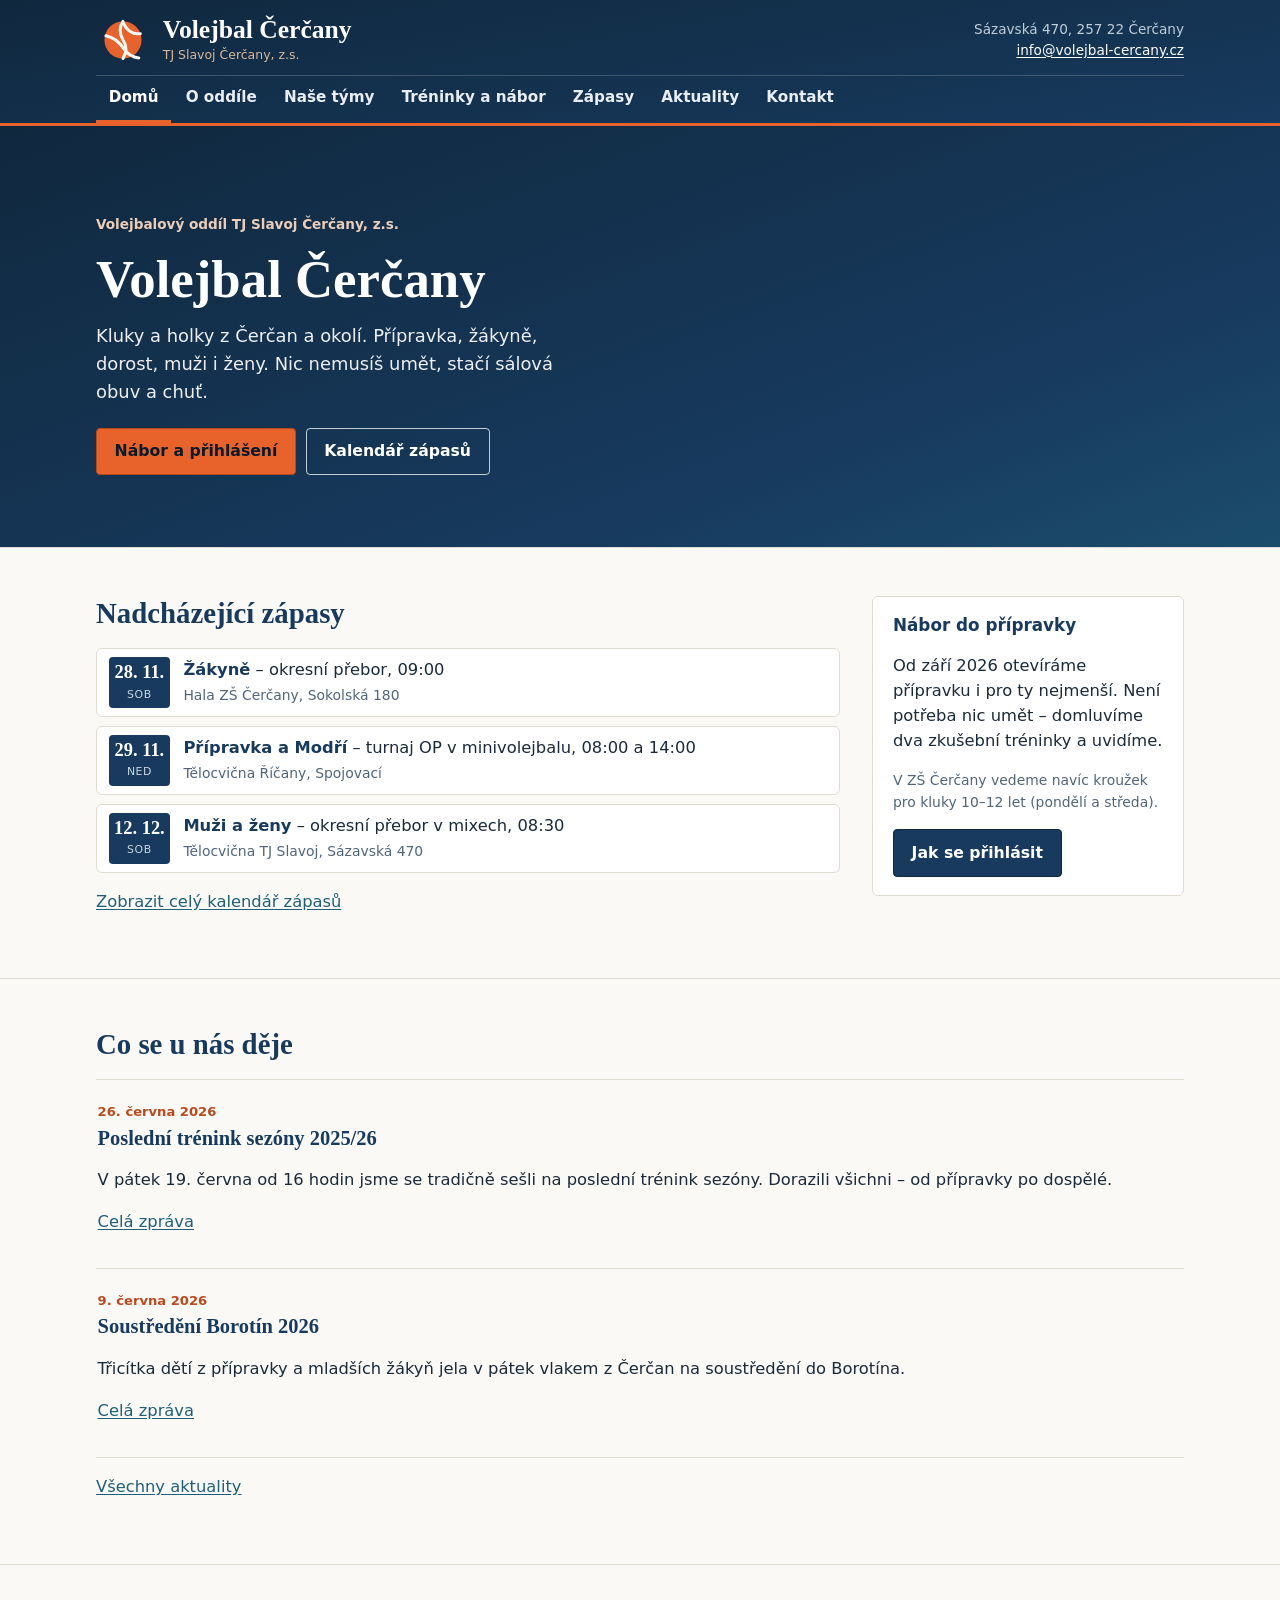
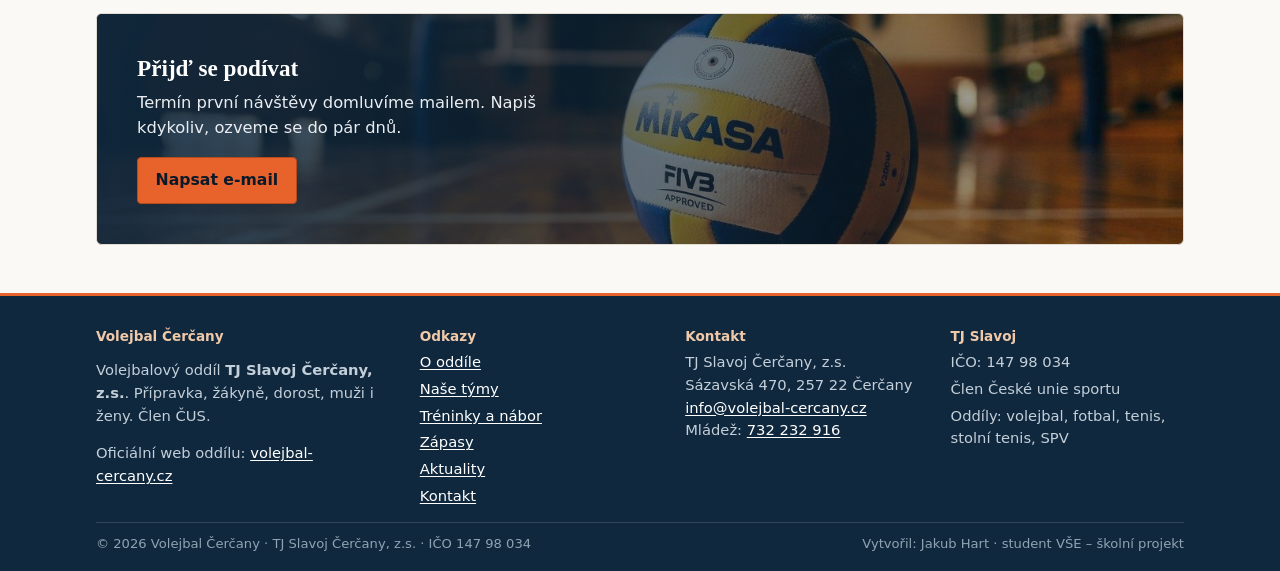
<file: index.html>
<!DOCTYPE html>
<html lang="cs">
<head>
<meta charset="UTF-8">
<meta name="viewport" content="width=device-width, initial-scale=1">
<title>Domů – Volejbal Čerčany</title>
<meta name="description" content="Volejbalový oddíl TJ Slavoj Čerčany, z.s. – přípravka, žákyně, dorost, muži a ženy. Tréninky v Čerčanech, okresní přebor a nábor dětí do volejbalu.">
<meta name="theme-color" content="#173A5E">
<link rel="icon" type="image/svg+xml" href="img/favicon.svg">
<link rel="icon" type="image/png" sizes="32x32" href="img/favicon-32.png">
<link rel="apple-touch-icon" href="img/favicon-180.png">
<link rel="stylesheet" href="css/style.css">
<link rel="stylesheet" href="css/print.css" media="print">
</head>
<body>
<a class="skip-link" href="#obsah">Přeskočit na obsah</a>
<div class="no-print-identity">
  <strong>Volejbal Čerčany</strong> — volejbalový oddíl TJ Slavoj Čerčany, z.s.<br>
  Sázavská 470, 257 22 Čerčany · IČO 147 98 034 · <a href="mailto:info@volejbal-cercany.cz">info@volejbal-cercany.cz</a> · <a href="https://volejbal-cercany.cz">www.volejbal-cercany.cz</a>
</div>
<header class="site-header">
  <div class="header-inner">
    <a class="brand" href="index.html">
      <svg class="brand-logo" viewBox="0 0 64 64" width="54" height="54" role="img" aria-label="Míč – logo oddílu Volejbal Čerčany">
        <circle cx="32" cy="32" r="22" fill="#E8622C"/>
        <path d="M32 10c-4.8 7-4.8 13.4 0 22 4.8 7 4.8 14 0 22" fill="none" stroke="#FAF8F4" stroke-width="3.6" stroke-linecap="round"/>
        <path d="M11.8 27c8.6 1.7 15.4 6.8 21.3 15.4 4 5.8 9.2 9.8 17.6 10.8" fill="none" stroke="#FAF8F4" stroke-width="3.6" stroke-linecap="round"/>
        <path d="M52.5 24.5C43.5 25.6 36.8 21.3 32.6 12.3" fill="none" stroke="#FAF8F4" stroke-width="3.6" stroke-linecap="round"/>
      </svg>
      <span>
        <span class="brand-name">Volejbal Čerčany</span>
        <span class="brand-sub">TJ Slavoj Čerčany, z.s.</span>
      </span>
    </a>
    <p class="header-meta">Sázavská 470, 257 22 Čerčany<br><a href="mailto:info@volejbal-cercany.cz">info@volejbal-cercany.cz</a></p>
  </div>
  <nav class="main-nav" aria-label="Hlavní navigace">
    <ul>
      <li><a href="index.html" aria-current="page">Domů</a></li>
      <li><a href="o-oddilu.html">O oddíle</a></li>
      <li><a href="tymy.html">Naše týmy</a></li>
      <li><a href="treninky.html">Tréninky a nábor</a></li>
      <li><a href="zapasy.html">Zápasy</a></li>
      <li><a href="aktuality.html">Aktuality</a></li>
      <li><a href="kontakt.html">Kontakt</a></li>
    </ul>
  </nav>
</header>

<main id="obsah">
  <section class="hero" aria-labelledby="hero-nadpis">
    <div class="hero-inner">
      <p class="hero-note">Volejbalový oddíl TJ Slavoj Čerčany, z.s.</p>
      <h1 id="hero-nadpis">Volejbal Čerčany</h1>
      <p class="lead">Kluky a holky z Čerčan a okolí. Přípravka, žákyně, dorost, muži i ženy. Nic nemusíš umět, stačí sálová obuv a chuť.</p>
      <div class="hero-actions">
        <a class="btn btn-accent" href="treninky.html">Nábor a přihlášení</a>
        <a class="btn btn-ghost" href="zapasy.html">Kalendář zápasů</a>
      </div>
    </div>
  </section>

  <section class="section" aria-labelledby="zapasy-nadpis">
    <div class="container two-col">
      <div>
        <h2 class="section-title" id="zapasy-nadpis">Nadcházející zápasy</h2>
        <ul class="match-list">
          <li class="match-item">
            <div class="match-date"><b>28. 11.</b><span>sob</span></div>
            <div class="match-body"><b>Žákyně</b> – okresní přebor, 09:00<br><span class="muted small">Hala ZŠ Čerčany, Sokolská 180</span></div>
          </li>
          <li class="match-item">
            <div class="match-date"><b>29. 11.</b><span>ned</span></div>
            <div class="match-body"><b>Přípravka a Modří</b> – turnaj OP v minivolejbalu, 08:00 a 14:00<br><span class="muted small">Tělocvična Říčany, Spojovací</span></div>
          </li>
          <li class="match-item">
            <div class="match-date"><b>12. 12.</b><span>sob</span></div>
            <div class="match-body"><b>Muži a ženy</b> – okresní přebor v mixech, 08:30<br><span class="muted small">Tělocvična TJ Slavoj, Sázavská 470</span></div>
          </li>
        </ul>
        <p class="u-mt-1"><a href="zapasy.html">Zobrazit celý kalendář zápasů</a></p>
      </div>
      <aside class="sidebar-box" aria-labelledby="pripravka-box">
        <h2 id="pripravka-box">Nábor do přípravky</h2>
        <p>Od září 2026 otevíráme přípravku i pro ty nejmenší. Není potřeba nic umět – domluvíme dva zkušební tréninky a uvidíme.</p>
        <p class="small muted">V ZŠ Čerčany vedeme navíc kroužek pro kluky 10–12 let (pondělí a středa).</p>
        <p class="u-mb-0"><a class="btn btn-navy" href="treninky.html">Jak se přihlásit</a></p>
      </aside>
    </div>
  </section>

  <section class="section" aria-labelledby="aktuality-nadpis">
    <div class="container">
      <h2 class="section-title" id="aktuality-nadpis">Co se u nás děje</h2>
      <div class="article-list">
        <article class="article-card">
          <time datetime="2026-06-26">26. června 2026</time>
          <h3>Poslední trénink sezóny 2025/26</h3>
          <p>V pátek 19. června od 16 hodin jsme se tradičně sešli na poslední trénink sezóny. Dorazili všichni – od přípravky po dospělé.</p>
          <p><a href="aktuality.html#posledni-trenink-2026">Celá zpráva</a></p>
        </article>
        <article class="article-card">
          <time datetime="2026-06-09">9. června 2026</time>
          <h3>Soustředění Borotín 2026</h3>
          <p>Třicítka dětí z přípravky a mladších žákyň jela v pátek vlakem z Čerčan na soustředění do Borotína.</p>
          <p><a href="aktuality.html#soustredeni-borotin-2026">Celá zpráva</a></p>
        </article>
      </div>
      <p class="u-mt-1"><a href="aktuality.html">Všechny aktuality</a></p>
    </div>
  </section>

  <section class="section" aria-labelledby="cta-nadpis">
    <div class="container">
      <div class="cta-band">
        <div class="cta-band-inner">
          <h2 id="cta-nadpis">Přijď se podívat</h2>
          <p>Termín první návštěvy domluvíme mailem. Napiš kdykoliv, ozveme se do pár dnů.</p>
          <a class="btn btn-accent" href="mailto:info@volejbal-cercany.cz?subject=Z%C3%A1jem%20o%20tr%C3%A9nink">Napsat e-mail</a>
        </div>
      </div>
    </div>
  </section>
</main>

<footer class="site-footer">
  <div class="footer-grid">
    <div>
      <h2>Volejbal Čerčany</h2>
      <p>Volejbalový oddíl <strong>TJ Slavoj Čerčany, z.s.</strong>. Přípravka, žákyně, dorost, muži i ženy. Člen ČUS.</p>
      <p>Oficiální web oddílu: <a href="https://volejbal-cercany.cz">volejbal-cercany.cz</a></p>
    </div>
    <nav aria-label="Patičková navigace">
      <h2>Odkazy</h2>
      <ul>
        <li><a href="o-oddilu.html">O oddíle</a></li>
        <li><a href="tymy.html">Naše týmy</a></li>
        <li><a href="treninky.html">Tréninky a nábor</a></li>
        <li><a href="zapasy.html">Zápasy</a></li>
        <li><a href="aktuality.html">Aktuality</a></li>
        <li><a href="kontakt.html">Kontakt</a></li>
      </ul>
    </nav>
    <div>
      <h2>Kontakt</h2>
      <address>
        TJ Slavoj Čerčany, z.s.<br>
        Sázavská 470, 257 22 Čerčany<br>
        <a href="mailto:info@volejbal-cercany.cz">info@volejbal-cercany.cz</a><br>
        Mládež: <a href="tel:+420732232916">732&nbsp;232&nbsp;916</a>
      </address>
    </div>
    <div>
      <h2>TJ Slavoj</h2>
      <ul>
        <li>IČO: 147&nbsp;98&nbsp;034</li>
        <li>Člen České unie sportu</li>
        <li>Oddíly: volejbal, fotbal, tenis, stolní tenis, SPV</li>
      </ul>
    </div>
  </div>
  <div class="footer-bottom">
    <span>© 2026 Volejbal Čerčany · TJ Slavoj Čerčany, z.s. · IČO 147&nbsp;98&nbsp;034</span>
    <span>Vytvořil: Jakub Hart · student VŠE – školní projekt</span>
  </div>
</footer>
</body>
</html>
</file>
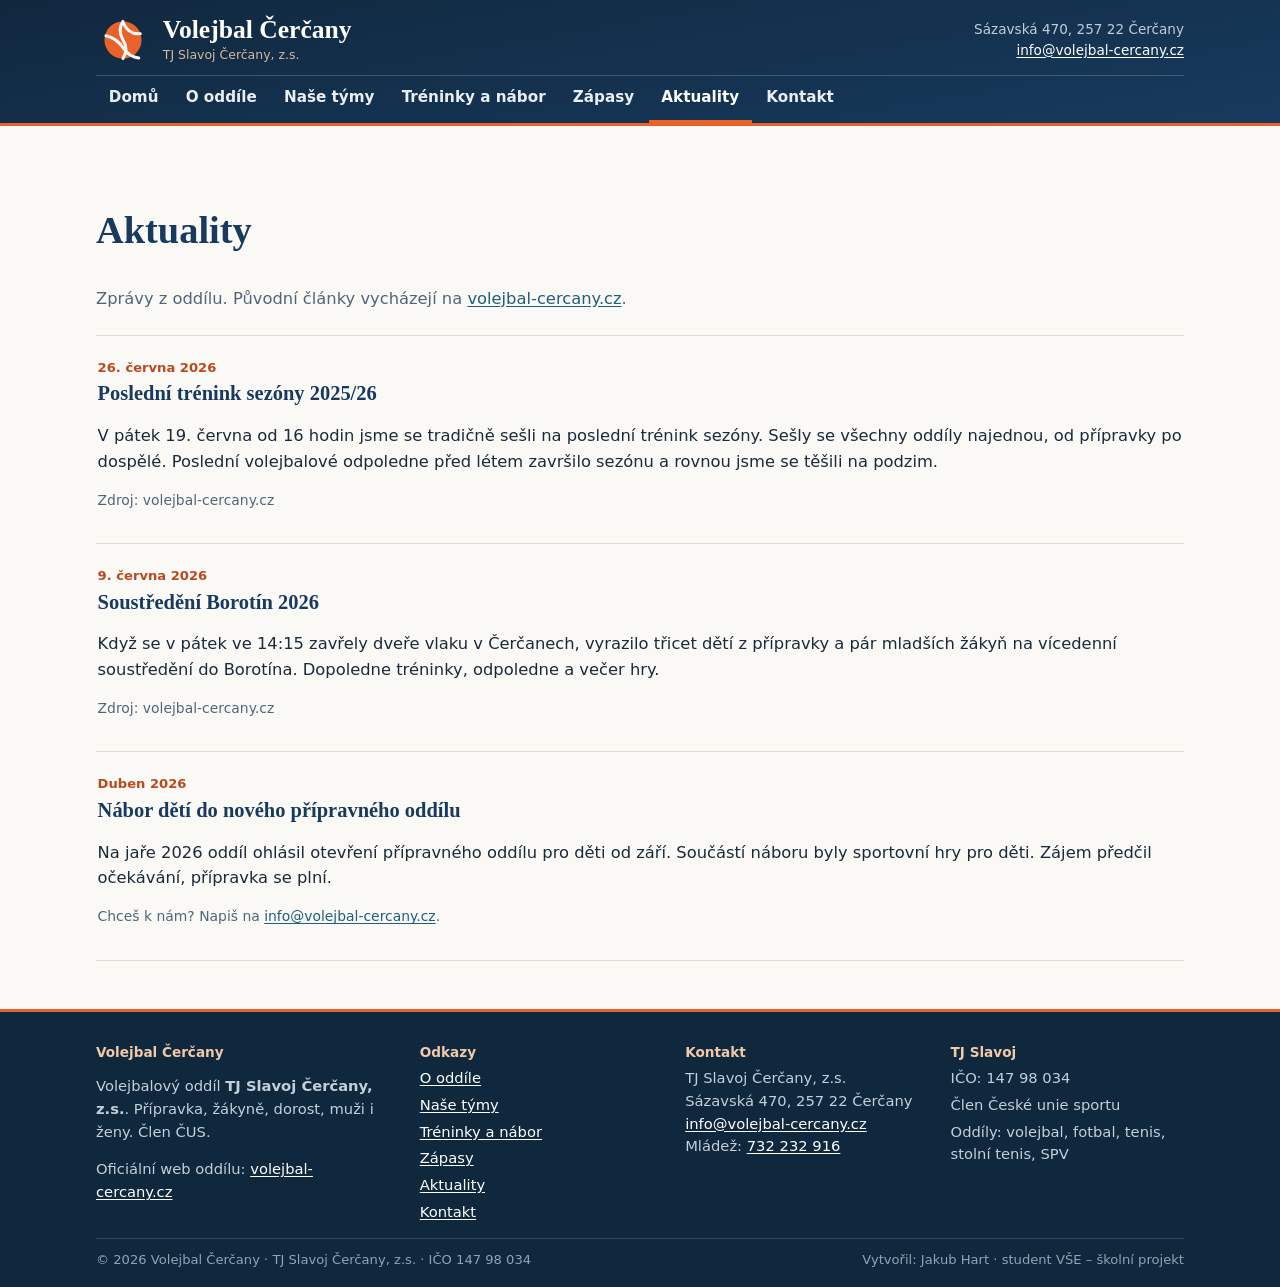
<file: aktuality.html>
<!DOCTYPE html>
<html lang="cs">
<head>
<meta charset="UTF-8">
<meta name="viewport" content="width=device-width, initial-scale=1">
<title>Aktuality – Volejbal Čerčany</title>
<meta name="description" content="Zprávy z volejbalového oddílu TJ Slavoj Čerčany: poslední trénink sezóny 2025/26, soustředění v Borotíně a jarní nábor dětí do nového přípravného oddílu.">
<meta name="theme-color" content="#173A5E">
<link rel="icon" type="image/svg+xml" href="img/favicon.svg">
<link rel="icon" type="image/png" sizes="32x32" href="img/favicon-32.png">
<link rel="apple-touch-icon" href="img/favicon-180.png">
<link rel="stylesheet" href="css/style.css">
<link rel="stylesheet" href="css/print.css" media="print">
</head>
<body>
<a class="skip-link" href="#obsah">Přeskočit na obsah</a>
<div class="no-print-identity">
  <strong>Volejbal Čerčany</strong> — volejbalový oddíl TJ Slavoj Čerčany, z.s.<br>
  Sázavská 470, 257 22 Čerčany · IČO 147 98 034 · <a href="mailto:info@volejbal-cercany.cz">info@volejbal-cercany.cz</a> · <a href="https://volejbal-cercany.cz">www.volejbal-cercany.cz</a>
</div>
<header class="site-header">
  <div class="header-inner">
    <a class="brand" href="index.html">
      <svg class="brand-logo" viewBox="0 0 64 64" width="54" height="54" role="img" aria-label="Míč – logo oddílu Volejbal Čerčany">
        <circle cx="32" cy="32" r="22" fill="#E8622C"/>
        <path d="M32 10c-4.8 7-4.8 13.4 0 22 4.8 7 4.8 14 0 22" fill="none" stroke="#FAF8F4" stroke-width="3.6" stroke-linecap="round"/>
        <path d="M11.8 27c8.6 1.7 15.4 6.8 21.3 15.4 4 5.8 9.2 9.8 17.6 10.8" fill="none" stroke="#FAF8F4" stroke-width="3.6" stroke-linecap="round"/>
        <path d="M52.5 24.5C43.5 25.6 36.8 21.3 32.6 12.3" fill="none" stroke="#FAF8F4" stroke-width="3.6" stroke-linecap="round"/>
      </svg>
      <span>
        <span class="brand-name">Volejbal Čerčany</span>
        <span class="brand-sub">TJ Slavoj Čerčany, z.s.</span>
      </span>
    </a>
    <p class="header-meta">Sázavská 470, 257 22 Čerčany<br><a href="mailto:info@volejbal-cercany.cz">info@volejbal-cercany.cz</a></p>
  </div>
  <nav class="main-nav" aria-label="Hlavní navigace">
    <ul>
      <li><a href="index.html">Domů</a></li>
      <li><a href="o-oddilu.html">O oddíle</a></li>
      <li><a href="tymy.html">Naše týmy</a></li>
      <li><a href="treninky.html">Tréninky a nábor</a></li>
      <li><a href="zapasy.html">Zápasy</a></li>
      <li><a href="aktuality.html" aria-current="page">Aktuality</a></li>
      <li><a href="kontakt.html">Kontakt</a></li>
    </ul>
  </nav>
</header>

<main id="obsah">
  <section class="section" aria-labelledby="aktuality-nadpis">
    <div class="container">
      <h1 id="aktuality-nadpis">Aktuality</h1>
      <p class="muted">Zprávy z oddílu. Původní články vycházejí na <a href="https://volejbal-cercany.cz">volejbal-cercany.cz</a>.</p>

      <div class="article-list u-mt-15">
        <article class="article-card" id="posledni-trenink-2026">
          <time datetime="2026-06-26">26. června 2026</time>
          <h2>Poslední trénink sezóny 2025/26</h2>
          <p>V pátek 19. června od 16 hodin jsme se tradičně sešli na poslední trénink sezóny. Sešly se všechny oddíly najednou, od přípravky po dospělé. Poslední volejbalové odpoledne před létem završilo sezónu a rovnou jsme se těšili na podzim.</p>
          <p class="small muted">Zdroj: volejbal-cercany.cz</p>
        </article>

        <article class="article-card" id="soustredeni-borotin-2026">
          <time datetime="2026-06-09">9. června 2026</time>
          <h2>Soustředění Borotín 2026</h2>
          <p>Když se v pátek ve 14:15 zavřely dveře vlaku v Čerčanech, vyrazilo třicet dětí z přípravky a pár mladších žákyň na vícedenní soustředění do Borotína. Dopoledne tréninky, odpoledne a večer hry.</p>
          <p class="small muted">Zdroj: volejbal-cercany.cz</p>
        </article>

        <article class="article-card" id="nabor-2026">
          <time datetime="2026-04">Duben 2026</time>
          <h2>Nábor dětí do nového přípravného oddílu</h2>
          <p>Na jaře 2026 oddíl ohlásil otevření přípravného oddílu pro děti od září. Součástí náboru byly sportovní hry pro děti. Zájem předčil očekávání, přípravka se plní.</p>
          <p class="small muted">Chceš k nám? Napiš na <a href="mailto:info@volejbal-cercany.cz">info@volejbal-cercany.cz</a>.</p>
        </article>
      </div>
    </div>
  </section>
</main>

<footer class="site-footer">
  <div class="footer-grid">
    <div>
      <h2>Volejbal Čerčany</h2>
      <p>Volejbalový oddíl <strong>TJ Slavoj Čerčany, z.s.</strong>. Přípravka, žákyně, dorost, muži i ženy. Člen ČUS.</p>
      <p>Oficiální web oddílu: <a href="https://volejbal-cercany.cz">volejbal-cercany.cz</a></p>
    </div>
    <nav aria-label="Patičková navigace">
      <h2>Odkazy</h2>
      <ul>
        <li><a href="o-oddilu.html">O oddíle</a></li>
        <li><a href="tymy.html">Naše týmy</a></li>
        <li><a href="treninky.html">Tréninky a nábor</a></li>
        <li><a href="zapasy.html">Zápasy</a></li>
        <li><a href="aktuality.html">Aktuality</a></li>
        <li><a href="kontakt.html">Kontakt</a></li>
      </ul>
    </nav>
    <div>
      <h2>Kontakt</h2>
      <address>
        TJ Slavoj Čerčany, z.s.<br>
        Sázavská 470, 257 22 Čerčany<br>
        <a href="mailto:info@volejbal-cercany.cz">info@volejbal-cercany.cz</a><br>
        Mládež: <a href="tel:+420732232916">732&nbsp;232&nbsp;916</a>
      </address>
    </div>
    <div>
      <h2>TJ Slavoj</h2>
      <ul>
        <li>IČO: 147&nbsp;98&nbsp;034</li>
        <li>Člen České unie sportu</li>
        <li>Oddíly: volejbal, fotbal, tenis, stolní tenis, SPV</li>
      </ul>
    </div>
  </div>
  <div class="footer-bottom">
    <span>© 2026 Volejbal Čerčany · TJ Slavoj Čerčany, z.s. · IČO 147&nbsp;98&nbsp;034</span>
    <span>Vytvořil: Jakub Hart · student VŠE – školní projekt</span>
  </div>
</footer>
</body>
</html>
</file>
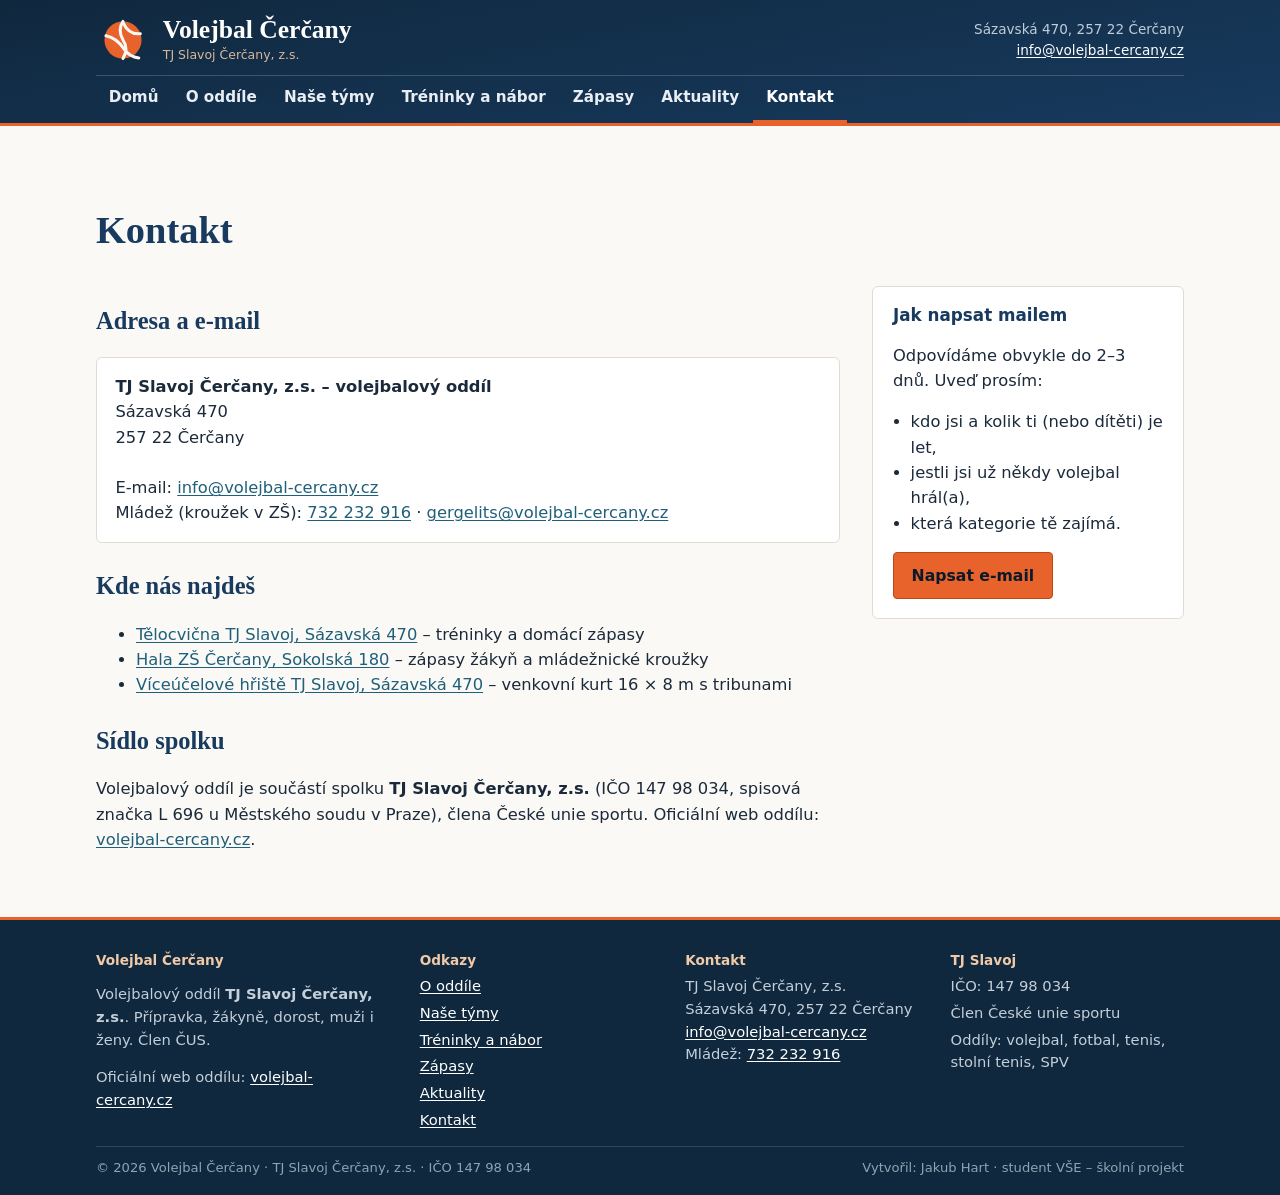
<file: kontakt.html>
<!DOCTYPE html>
<html lang="cs">
<head>
<meta charset="UTF-8">
<meta name="viewport" content="width=device-width, initial-scale=1">
<title>Kontakt – Volejbal Čerčany</title>
<meta name="description" content="Kontakt na volejbalový oddíl TJ Slavoj Čerčany – info@volejbal-cercany.cz, Sázavská 470, Čerčany. Kde nás najdete: tělocvična TJ, Hala ZŠ Čerčany, víceúčelové hřiště.">
<meta name="theme-color" content="#173A5E">
<link rel="icon" type="image/svg+xml" href="img/favicon.svg">
<link rel="icon" type="image/png" sizes="32x32" href="img/favicon-32.png">
<link rel="apple-touch-icon" href="img/favicon-180.png">
<link rel="stylesheet" href="css/style.css">
<link rel="stylesheet" href="css/print.css" media="print">
</head>
<body>
<a class="skip-link" href="#obsah">Přeskočit na obsah</a>
<div class="no-print-identity">
  <strong>Volejbal Čerčany</strong> — volejbalový oddíl TJ Slavoj Čerčany, z.s.<br>
  Sázavská 470, 257 22 Čerčany · IČO 147 98 034 · <a href="mailto:info@volejbal-cercany.cz">info@volejbal-cercany.cz</a> · <a href="https://volejbal-cercany.cz">www.volejbal-cercany.cz</a>
</div>
<header class="site-header">
  <div class="header-inner">
    <a class="brand" href="index.html">
      <svg class="brand-logo" viewBox="0 0 64 64" width="54" height="54" role="img" aria-label="Míč – logo oddílu Volejbal Čerčany">
        <circle cx="32" cy="32" r="22" fill="#E8622C"/>
        <path d="M32 10c-4.8 7-4.8 13.4 0 22 4.8 7 4.8 14 0 22" fill="none" stroke="#FAF8F4" stroke-width="3.6" stroke-linecap="round"/>
        <path d="M11.8 27c8.6 1.7 15.4 6.8 21.3 15.4 4 5.8 9.2 9.8 17.6 10.8" fill="none" stroke="#FAF8F4" stroke-width="3.6" stroke-linecap="round"/>
        <path d="M52.5 24.5C43.5 25.6 36.8 21.3 32.6 12.3" fill="none" stroke="#FAF8F4" stroke-width="3.6" stroke-linecap="round"/>
      </svg>
      <span>
        <span class="brand-name">Volejbal Čerčany</span>
        <span class="brand-sub">TJ Slavoj Čerčany, z.s.</span>
      </span>
    </a>
    <p class="header-meta">Sázavská 470, 257 22 Čerčany<br><a href="mailto:info@volejbal-cercany.cz">info@volejbal-cercany.cz</a></p>
  </div>
  <nav class="main-nav" aria-label="Hlavní navigace">
    <ul>
      <li><a href="index.html">Domů</a></li>
      <li><a href="o-oddilu.html">O oddíle</a></li>
      <li><a href="tymy.html">Naše týmy</a></li>
      <li><a href="treninky.html">Tréninky a nábor</a></li>
      <li><a href="zapasy.html">Zápasy</a></li>
      <li><a href="aktuality.html">Aktuality</a></li>
      <li><a href="kontakt.html" aria-current="page">Kontakt</a></li>
    </ul>
  </nav>
</header>

<main id="obsah">
  <section class="section" aria-labelledby="kontakt-nadpis">
    <div class="container">
      <h1 id="kontakt-nadpis">Kontakt</h1>

      <div class="two-col u-mt-15">
        <div>
          <h2>Adresa a e-mail</h2>
          <address class="address-box">
            <strong>TJ Slavoj Čerčany, z.s. – volejbalový oddíl</strong><br>
            Sázavská 470<br>
            257 22 Čerčany<br><br>
            E-mail: <a href="mailto:info@volejbal-cercany.cz">info@volejbal-cercany.cz</a><br>
            Mládež (kroužek v ZŠ): <a href="tel:+420732232916">732&nbsp;232&nbsp;916</a> · <a href="mailto:gergelits@volejbal-cercany.cz">gergelits@volejbal-cercany.cz</a>
          </address>

          <h2 class="u-mt-175">Kde nás najdeš</h2>
          <ul>
            <li><a href="https://www.google.com/maps/search/T%C4%9Blocvi%C4%8Dna+TJ+Slavoj+%C4%8Cer%C4%8Dany%2C+S%C3%A1zavsk%C3%A1+470">Tělocvična TJ Slavoj, Sázavská 470</a> – tréninky a domácí zápasy</li>
            <li><a href="https://www.google.com/maps/search/Z%C5%A0+%C4%8Cer%C4%8Dany%2C+Sokolsk%C3%A1+180">Hala ZŠ Čerčany, Sokolská 180</a> – zápasy žákyň a mládežnické kroužky</li>
            <li><a href="https://www.google.com/maps/search/TJ+Slavoj+%C4%8Cer%C4%8Dany%2C+S%C3%A1zavsk%C3%A1+470">Víceúčelové hřiště TJ Slavoj, Sázavská 470</a> – venkovní kurt 16 × 8 m s tribunami</li>
          </ul>

          <h2 class="u-mt-175">Sídlo spolku</h2>
          <p>Volejbalový oddíl je součástí spolku <strong>TJ Slavoj Čerčany, z.s.</strong> (IČO 147 98 034, spisová značka L 696 u Městského soudu v Praze), člena České unie sportu. Oficiální web oddílu: <a href="https://volejbal-cercany.cz">volejbal-cercany.cz</a>.</p>
        </div>

        <aside class="sidebar-box" aria-labelledby="napis-nam">
          <h2 id="napis-nam">Jak napsat mailem</h2>
          <p>Odpovídáme obvykle do 2–3 dnů. Uveď prosím:</p>
          <ul>
            <li>kdo jsi a kolik ti (nebo dítěti) je let,</li>
            <li>jestli jsi už někdy volejbal hrál(a),</li>
            <li>která kategorie tě zajímá.</li>
          </ul>
          <p class="u-mb-0"><a class="btn btn-accent" href="mailto:info@volejbal-cercany.cz?subject=Z%C3%A1jem%20o%20tr%C3%A9nink">Napsat e-mail</a></p>
        </aside>
      </div>
    </div>
  </section>
</main>

<footer class="site-footer">
  <div class="footer-grid">
    <div>
      <h2>Volejbal Čerčany</h2>
      <p>Volejbalový oddíl <strong>TJ Slavoj Čerčany, z.s.</strong>. Přípravka, žákyně, dorost, muži i ženy. Člen ČUS.</p>
      <p>Oficiální web oddílu: <a href="https://volejbal-cercany.cz">volejbal-cercany.cz</a></p>
    </div>
    <nav aria-label="Patičková navigace">
      <h2>Odkazy</h2>
      <ul>
        <li><a href="o-oddilu.html">O oddíle</a></li>
        <li><a href="tymy.html">Naše týmy</a></li>
        <li><a href="treninky.html">Tréninky a nábor</a></li>
        <li><a href="zapasy.html">Zápasy</a></li>
        <li><a href="aktuality.html">Aktuality</a></li>
        <li><a href="kontakt.html">Kontakt</a></li>
      </ul>
    </nav>
    <div>
      <h2>Kontakt</h2>
      <address>
        TJ Slavoj Čerčany, z.s.<br>
        Sázavská 470, 257 22 Čerčany<br>
        <a href="mailto:info@volejbal-cercany.cz">info@volejbal-cercany.cz</a><br>
        Mládež: <a href="tel:+420732232916">732&nbsp;232&nbsp;916</a>
      </address>
    </div>
    <div>
      <h2>TJ Slavoj</h2>
      <ul>
        <li>IČO: 147&nbsp;98&nbsp;034</li>
        <li>Člen České unie sportu</li>
        <li>Oddíly: volejbal, fotbal, tenis, stolní tenis, SPV</li>
      </ul>
    </div>
  </div>
  <div class="footer-bottom">
    <span>© 2026 Volejbal Čerčany · TJ Slavoj Čerčany, z.s. · IČO 147&nbsp;98&nbsp;034</span>
    <span>Vytvořil: Jakub Hart · student VŠE – školní projekt</span>
  </div>
</footer>
</body>
</html>
</file>
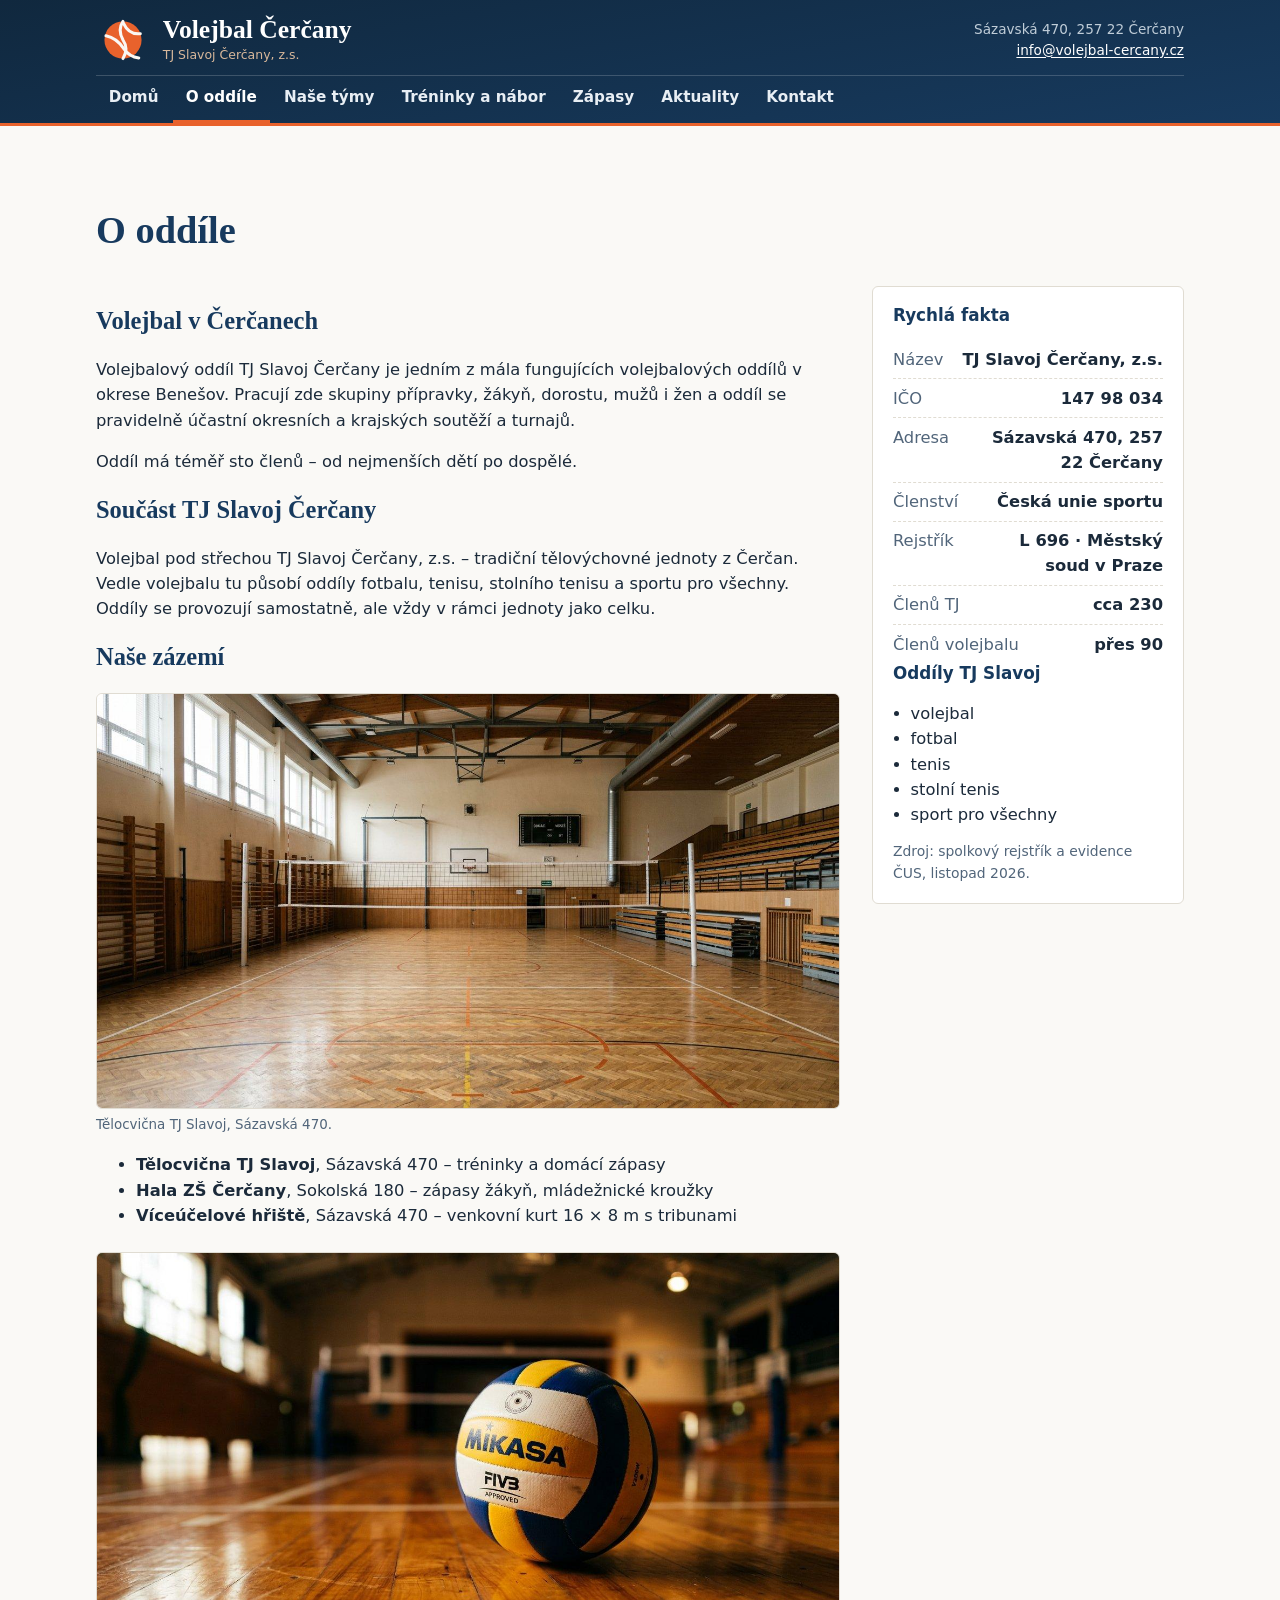
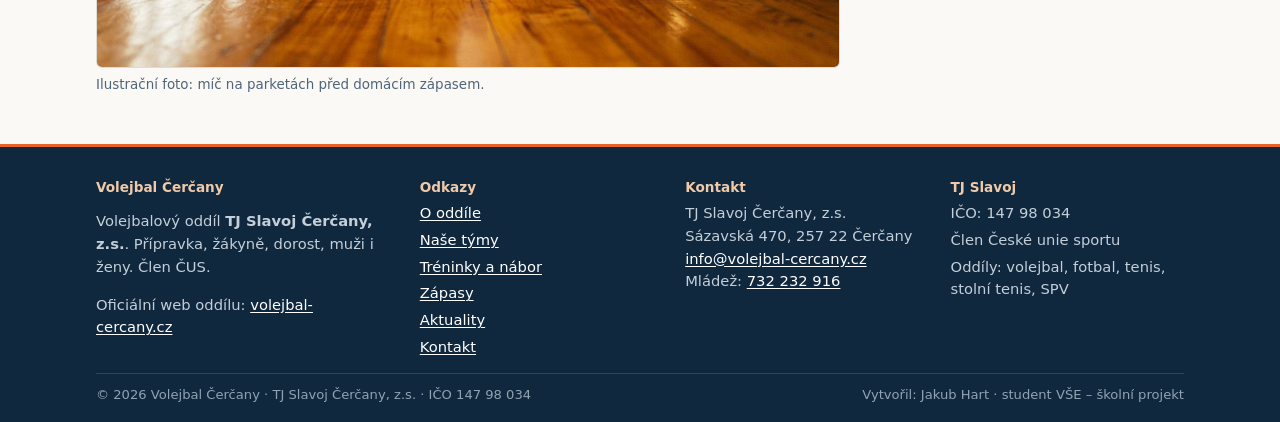
<file: o-oddilu.html>
<!DOCTYPE html>
<html lang="cs">
<head>
<meta charset="UTF-8">
<meta name="viewport" content="width=device-width, initial-scale=1">
<title>O oddíle – Volejbal Čerčany</title>
<meta name="description" content="Volejbalový oddíl TJ Slavoj Čerčany – historie, zázemí (tělocvična TJ, Hala ZŠ), součást jednoty s fotbalem, tenisem a stolním tenisem.">
<meta name="theme-color" content="#173A5E">
<link rel="icon" type="image/svg+xml" href="img/favicon.svg">
<link rel="icon" type="image/png" sizes="32x32" href="img/favicon-32.png">
<link rel="apple-touch-icon" href="img/favicon-180.png">
<link rel="stylesheet" href="css/style.css">
<link rel="stylesheet" href="css/print.css" media="print">
</head>
<body>
<a class="skip-link" href="#obsah">Přeskočit na obsah</a>
<div class="no-print-identity">
  <strong>Volejbal Čerčany</strong> — volejbalový oddíl TJ Slavoj Čerčany, z.s.<br>
  Sázavská 470, 257 22 Čerčany · IČO 147 98 034 · <a href="mailto:info@volejbal-cercany.cz">info@volejbal-cercany.cz</a> · <a href="https://volejbal-cercany.cz">www.volejbal-cercany.cz</a>
</div>
<header class="site-header">
  <div class="header-inner">
    <a class="brand" href="index.html">
      <svg class="brand-logo" viewBox="0 0 64 64" width="54" height="54" role="img" aria-label="Míč – logo oddílu Volejbal Čerčany">
        <circle cx="32" cy="32" r="22" fill="#E8622C"/>
        <path d="M32 10c-4.8 7-4.8 13.4 0 22 4.8 7 4.8 14 0 22" fill="none" stroke="#FAF8F4" stroke-width="3.6" stroke-linecap="round"/>
        <path d="M11.8 27c8.6 1.7 15.4 6.8 21.3 15.4 4 5.8 9.2 9.8 17.6 10.8" fill="none" stroke="#FAF8F4" stroke-width="3.6" stroke-linecap="round"/>
        <path d="M52.5 24.5C43.5 25.6 36.8 21.3 32.6 12.3" fill="none" stroke="#FAF8F4" stroke-width="3.6" stroke-linecap="round"/>
      </svg>
      <span>
        <span class="brand-name">Volejbal Čerčany</span>
        <span class="brand-sub">TJ Slavoj Čerčany, z.s.</span>
      </span>
    </a>
    <p class="header-meta">Sázavská 470, 257 22 Čerčany<br><a href="mailto:info@volejbal-cercany.cz">info@volejbal-cercany.cz</a></p>
  </div>
  <nav class="main-nav" aria-label="Hlavní navigace">
    <ul>
      <li><a href="index.html">Domů</a></li>
      <li><a href="o-oddilu.html" aria-current="page">O oddíle</a></li>
      <li><a href="tymy.html">Naše týmy</a></li>
      <li><a href="treninky.html">Tréninky a nábor</a></li>
      <li><a href="zapasy.html">Zápasy</a></li>
      <li><a href="aktuality.html">Aktuality</a></li>
      <li><a href="kontakt.html">Kontakt</a></li>
    </ul>
  </nav>
</header>

<main id="obsah">
  <section class="section" aria-labelledby="o-nadpis">
    <div class="container">
      <h1 id="o-nadpis">O oddíle</h1>
      <div class="two-col u-mt-15">
        <div>
          <h2>Volejbal v Čerčanech</h2>
          <p>Volejbalový oddíl TJ Slavoj Čerčany je jedním z mála fungujících volejbalových oddílů v okrese Benešov. Pracují zde skupiny přípravky, žákyň, dorostu, mužů i žen a oddíl se pravidelně účastní okresních a krajských soutěží a turnajů.</p>
          <p>Oddíl má téměř sto členů – od nejmenších dětí po dospělé.</p>

          <h2>Součást TJ Slavoj Čerčany</h2>
          <p>Volejbal pod střechou TJ Slavoj Čerčany, z.s. – tradiční tělovýchovné jednoty z Čerčan. Vedle volejbalu tu působí oddíly fotbalu, tenisu, stolního tenisu a sportu pro všechny. Oddíly se provozují samostatně, ale vždy v rámci jednoty jako celku.</p>

          <h2>Naše zázemí</h2>
          <figure>
            <img class="photo" src="img/telocvicna.jpg" width="1376" height="768" alt="Prázdná tělocvična v Čerčanech s nataženou volejbalovou sítí, tribunou a dřevěnou podlahou – domácí hala oddílu">
            <figcaption>Tělocvična TJ Slavoj, Sázavská 470.</figcaption>
          </figure>
          <ul>
            <li><strong>Tělocvična TJ Slavoj</strong>, Sázavská 470 – tréninky a domácí zápasy</li>
            <li><strong>Hala ZŠ Čerčany</strong>, Sokolská 180 – zápasy žákyň, mládežnické kroužky</li>
            <li><strong>Víceúčelové hřiště</strong>, Sázavská 470 – venkovní kurt 16 × 8 m s tribunami</li>
          </ul>
          <figure class="u-mt-15">
            <img class="photo" src="img/mic.jpg" width="1376" height="768" alt="Volejbalový míč ležící na dřevěné podlaze tělocvičny – ilustrační foto">
            <figcaption>Ilustrační foto: míč na parketách před domácím zápasem.</figcaption>
          </figure>
        </div>

        <aside class="sidebar-box" aria-labelledby="fakta">
          <h2 id="fakta">Rychlá fakta</h2>
          <dl class="fact-list">
            <div><dt>Název</dt><dd>TJ Slavoj Čerčany, z.s.</dd></div>
            <div><dt>IČO</dt><dd>147 98 034</dd></div>
            <div><dt>Adresa</dt><dd>Sázavská 470, 257 22 Čerčany</dd></div>
            <div><dt>Členství</dt><dd>Česká unie sportu</dd></div>
            <div><dt>Rejstřík</dt><dd>L 696 · Městský soud v Praze</dd></div>
            <div><dt>Členů TJ</dt><dd>cca 230</dd></div>
            <div><dt>Členů volejbalu</dt><dd>přes 90</dd></div>
          </dl>
          <h3 class="u-mt-125">Oddíly TJ Slavoj</h3>
          <ul>
            <li>volejbal</li>
            <li>fotbal</li>
            <li>tenis</li>
            <li>stolní tenis</li>
            <li>sport pro všechny</li>
          </ul>
          <p class="small muted u-mb-0">Zdroj: spolkový rejstřík a evidence ČUS, listopad 2026.</p>
        </aside>
      </div>
    </div>
  </section>
</main>

<footer class="site-footer">
  <div class="footer-grid">
    <div>
      <h2>Volejbal Čerčany</h2>
      <p>Volejbalový oddíl <strong>TJ Slavoj Čerčany, z.s.</strong>. Přípravka, žákyně, dorost, muži i ženy. Člen ČUS.</p>
      <p>Oficiální web oddílu: <a href="https://volejbal-cercany.cz">volejbal-cercany.cz</a></p>
    </div>
    <nav aria-label="Patičková navigace">
      <h2>Odkazy</h2>
      <ul>
        <li><a href="o-oddilu.html">O oddíle</a></li>
        <li><a href="tymy.html">Naše týmy</a></li>
        <li><a href="treninky.html">Tréninky a nábor</a></li>
        <li><a href="zapasy.html">Zápasy</a></li>
        <li><a href="aktuality.html">Aktuality</a></li>
        <li><a href="kontakt.html">Kontakt</a></li>
      </ul>
    </nav>
    <div>
      <h2>Kontakt</h2>
      <address>
        TJ Slavoj Čerčany, z.s.<br>
        Sázavská 470, 257 22 Čerčany<br>
        <a href="mailto:info@volejbal-cercany.cz">info@volejbal-cercany.cz</a><br>
        Mládež: <a href="tel:+420732232916">732&nbsp;232&nbsp;916</a>
      </address>
    </div>
    <div>
      <h2>TJ Slavoj</h2>
      <ul>
        <li>IČO: 147&nbsp;98&nbsp;034</li>
        <li>Člen České unie sportu</li>
        <li>Oddíly: volejbal, fotbal, tenis, stolní tenis, SPV</li>
      </ul>
    </div>
  </div>
  <div class="footer-bottom">
    <span>© 2026 Volejbal Čerčany · TJ Slavoj Čerčany, z.s. · IČO 147&nbsp;98&nbsp;034</span>
    <span>Vytvořil: Jakub Hart · student VŠE – školní projekt</span>
  </div>
</footer>
</body>
</html>
</file>
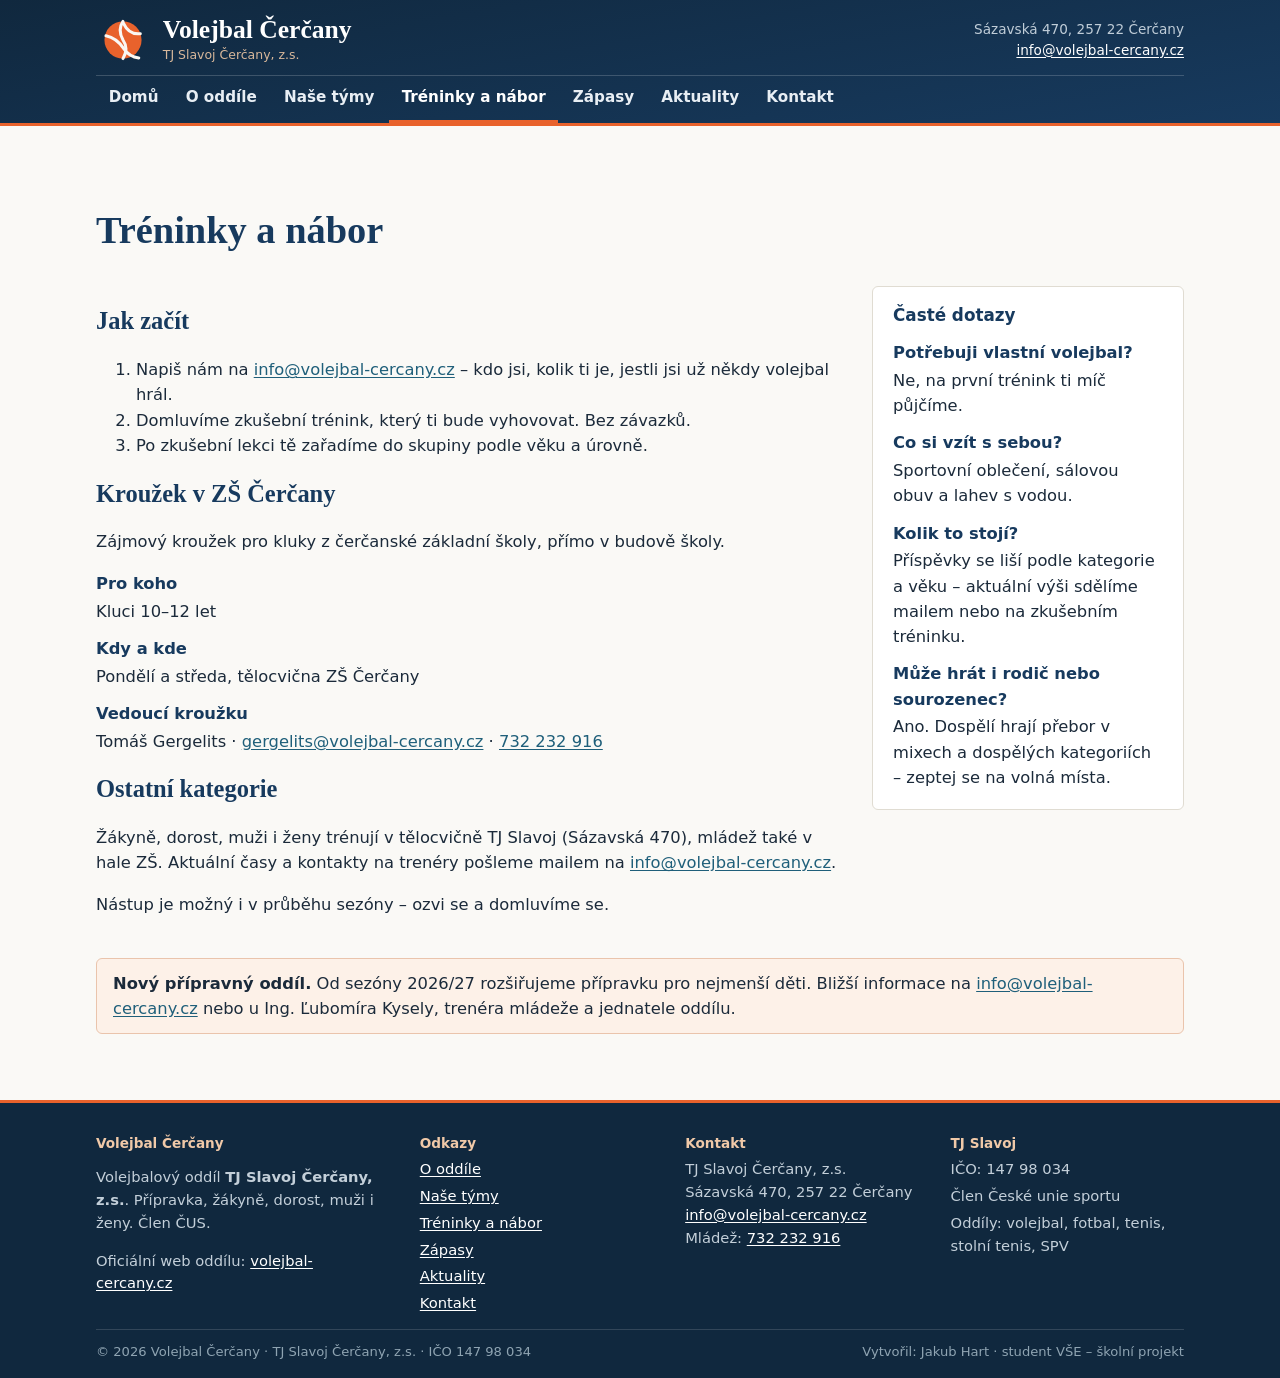
<file: treninky.html>
<!DOCTYPE html>
<html lang="cs">
<head>
<meta charset="UTF-8">
<meta name="viewport" content="width=device-width, initial-scale=1">
<title>Tréninky a nábor – Volejbal Čerčany</title>
<meta name="description" content="Jak se stát hráčem Volejbal Čerčany: nábor do přípravky, mládežnický kroužek v ZŠ Čerčany (10–12 let, po a st), zkušební tréninky a časté dotazy.">
<meta name="theme-color" content="#173A5E">
<link rel="icon" type="image/svg+xml" href="img/favicon.svg">
<link rel="icon" type="image/png" sizes="32x32" href="img/favicon-32.png">
<link rel="apple-touch-icon" href="img/favicon-180.png">
<link rel="stylesheet" href="css/style.css">
<link rel="stylesheet" href="css/print.css" media="print">
</head>
<body>
<a class="skip-link" href="#obsah">Přeskočit na obsah</a>
<div class="no-print-identity">
  <strong>Volejbal Čerčany</strong> — volejbalový oddíl TJ Slavoj Čerčany, z.s.<br>
  Sázavská 470, 257 22 Čerčany · IČO 147 98 034 · <a href="mailto:info@volejbal-cercany.cz">info@volejbal-cercany.cz</a> · <a href="https://volejbal-cercany.cz">www.volejbal-cercany.cz</a>
</div>
<header class="site-header">
  <div class="header-inner">
    <a class="brand" href="index.html">
      <svg class="brand-logo" viewBox="0 0 64 64" width="54" height="54" role="img" aria-label="Míč – logo oddílu Volejbal Čerčany">
        <circle cx="32" cy="32" r="22" fill="#E8622C"/>
        <path d="M32 10c-4.8 7-4.8 13.4 0 22 4.8 7 4.8 14 0 22" fill="none" stroke="#FAF8F4" stroke-width="3.6" stroke-linecap="round"/>
        <path d="M11.8 27c8.6 1.7 15.4 6.8 21.3 15.4 4 5.8 9.2 9.8 17.6 10.8" fill="none" stroke="#FAF8F4" stroke-width="3.6" stroke-linecap="round"/>
        <path d="M52.5 24.5C43.5 25.6 36.8 21.3 32.6 12.3" fill="none" stroke="#FAF8F4" stroke-width="3.6" stroke-linecap="round"/>
      </svg>
      <span>
        <span class="brand-name">Volejbal Čerčany</span>
        <span class="brand-sub">TJ Slavoj Čerčany, z.s.</span>
      </span>
    </a>
    <p class="header-meta">Sázavská 470, 257 22 Čerčany<br><a href="mailto:info@volejbal-cercany.cz">info@volejbal-cercany.cz</a></p>
  </div>
  <nav class="main-nav" aria-label="Hlavní navigace">
    <ul>
      <li><a href="index.html">Domů</a></li>
      <li><a href="o-oddilu.html">O oddíle</a></li>
      <li><a href="tymy.html">Naše týmy</a></li>
      <li><a href="treninky.html" aria-current="page">Tréninky a nábor</a></li>
      <li><a href="zapasy.html">Zápasy</a></li>
      <li><a href="aktuality.html">Aktuality</a></li>
      <li><a href="kontakt.html">Kontakt</a></li>
    </ul>
  </nav>
</header>

<main id="obsah">
  <section class="section" aria-labelledby="treninky-nadpis">
    <div class="container">
      <h1 id="treninky-nadpis">Tréninky a nábor</h1>

      <div class="two-col u-mt-15">
        <div>
          <h2>Jak začít</h2>
          <ol>
            <li>Napiš nám na <a href="mailto:info@volejbal-cercany.cz">info@volejbal-cercany.cz</a> – kdo jsi, kolik ti je, jestli jsi už někdy volejbal hrál.</li>
            <li>Domluvíme zkušební trénink, který ti bude vyhovovat. Bez závazků.</li>
            <li>Po zkušební lekci tě zařadíme do skupiny podle věku a úrovně.</li>
          </ol>

          <h2>Kroužek v ZŠ Čerčany</h2>
          <p>Zájmový kroužek pro kluky z čerčanské základní školy, přímo v budově školy.</p>
          <dl class="faq">
            <dt>Pro koho</dt>
            <dd>Kluci 10–12 let</dd>
            <dt>Kdy a kde</dt>
            <dd>Pondělí a středa, tělocvična ZŠ Čerčany</dd>
            <dt>Vedoucí kroužku</dt>
            <dd>Tomáš Gergelits · <a href="mailto:gergelits@volejbal-cercany.cz">gergelits@volejbal-cercany.cz</a> · <a href="tel:+420732232916">732&nbsp;232&nbsp;916</a></dd>
          </dl>

          <h2>Ostatní kategorie</h2>
          <p>Žákyně, dorost, muži i ženy trénují v tělocvičně TJ Slavoj (Sázavská 470), mládež také v hale ZŠ. Aktuální časy a kontakty na trenéry pošleme mailem na <a href="mailto:info@volejbal-cercany.cz">info@volejbal-cercany.cz</a>.</p>
          <p>Nástup je možný i v průběhu sezóny – ozvi se a domluvíme se.</p>
        </div>

        <aside class="sidebar-box" aria-labelledby="faq-nadpis">
          <h2 id="faq-nadpis">Časté dotazy</h2>
          <dl class="faq">
            <dt>Potřebuji vlastní volejbal?</dt>
            <dd>Ne, na první trénink ti míč půjčíme.</dd>
            <dt>Co si vzít s sebou?</dt>
            <dd>Sportovní oblečení, sálovou obuv a lahev s vodou.</dd>
            <dt>Kolik to stojí?</dt>
            <dd>Příspěvky se liší podle kategorie a věku – aktuální výši sdělíme mailem nebo na zkušebním tréninku.</dd>
            <dt>Může hrát i rodič nebo sourozenec?</dt>
            <dd>Ano. Dospělí hrají přebor v mixech a dospělých kategoriích – zeptej se na volná místa.</dd>
          </dl>
        </aside>
      </div>

      <div class="notice u-mt-15">
        <strong>Nový přípravný oddíl.</strong> Od sezóny 2026/27 rozšiřujeme přípravku pro nejmenší děti. Bližší informace na <a href="mailto:info@volejbal-cercany.cz">info@volejbal-cercany.cz</a> nebo u Ing. Ľubomíra Kysely, trenéra mládeže a jednatele oddílu.
      </div>
    </div>
  </section>
</main>

<footer class="site-footer">
  <div class="footer-grid">
    <div>
      <h2>Volejbal Čerčany</h2>
      <p>Volejbalový oddíl <strong>TJ Slavoj Čerčany, z.s.</strong>. Přípravka, žákyně, dorost, muži i ženy. Člen ČUS.</p>
      <p>Oficiální web oddílu: <a href="https://volejbal-cercany.cz">volejbal-cercany.cz</a></p>
    </div>
    <nav aria-label="Patičková navigace">
      <h2>Odkazy</h2>
      <ul>
        <li><a href="o-oddilu.html">O oddíle</a></li>
        <li><a href="tymy.html">Naše týmy</a></li>
        <li><a href="treninky.html">Tréninky a nábor</a></li>
        <li><a href="zapasy.html">Zápasy</a></li>
        <li><a href="aktuality.html">Aktuality</a></li>
        <li><a href="kontakt.html">Kontakt</a></li>
      </ul>
    </nav>
    <div>
      <h2>Kontakt</h2>
      <address>
        TJ Slavoj Čerčany, z.s.<br>
        Sázavská 470, 257 22 Čerčany<br>
        <a href="mailto:info@volejbal-cercany.cz">info@volejbal-cercany.cz</a><br>
        Mládež: <a href="tel:+420732232916">732&nbsp;232&nbsp;916</a>
      </address>
    </div>
    <div>
      <h2>TJ Slavoj</h2>
      <ul>
        <li>IČO: 147&nbsp;98&nbsp;034</li>
        <li>Člen České unie sportu</li>
        <li>Oddíly: volejbal, fotbal, tenis, stolní tenis, SPV</li>
      </ul>
    </div>
  </div>
  <div class="footer-bottom">
    <span>© 2026 Volejbal Čerčany · TJ Slavoj Čerčany, z.s. · IČO 147&nbsp;98&nbsp;034</span>
    <span>Vytvořil: Jakub Hart · student VŠE – školní projekt</span>
  </div>
</footer>
</body>
</html>
</file>
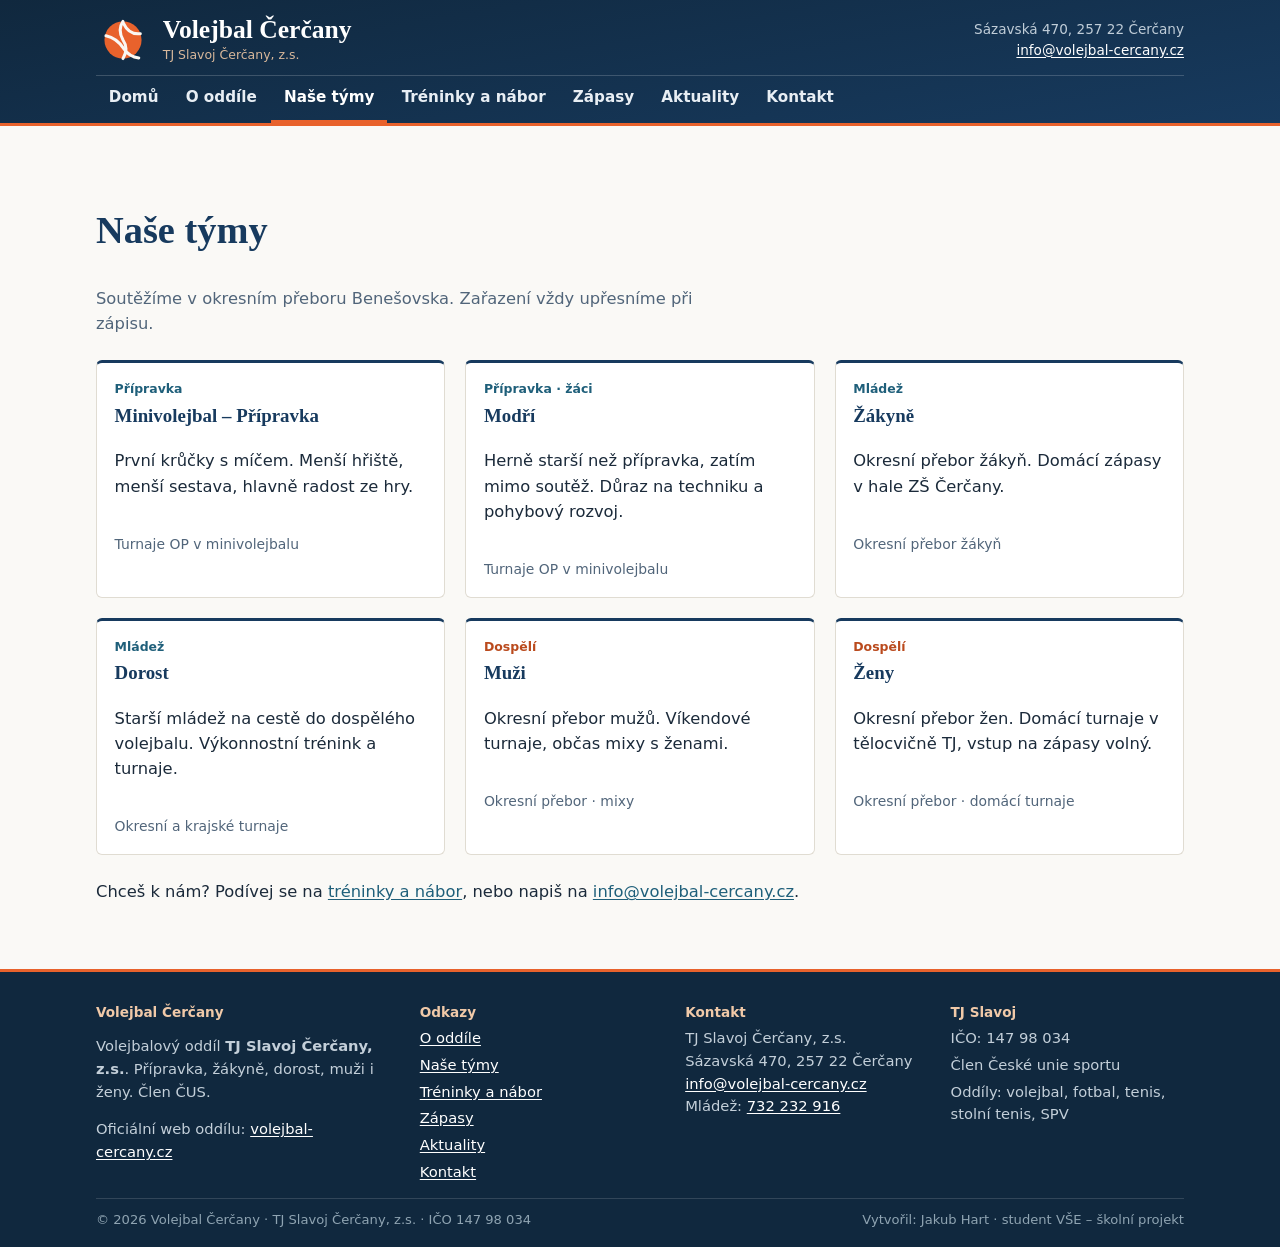
<file: tymy.html>
<!DOCTYPE html>
<html lang="cs">
<head>
<meta charset="UTF-8">
<meta name="viewport" content="width=device-width, initial-scale=1">
<title>Naše týmy – Volejbal Čerčany</title>
<meta name="description" content="Přehled kategorií volejbalového oddílu TJ Slavoj Čerčany: přípravka, Modří, žákyně, dorost, muži a ženy. Okresní přebor a turnaje OP v minivolejbalu.">
<meta name="theme-color" content="#173A5E">
<link rel="icon" type="image/svg+xml" href="img/favicon.svg">
<link rel="icon" type="image/png" sizes="32x32" href="img/favicon-32.png">
<link rel="apple-touch-icon" href="img/favicon-180.png">
<link rel="stylesheet" href="css/style.css">
<link rel="stylesheet" href="css/print.css" media="print">
</head>
<body>
<a class="skip-link" href="#obsah">Přeskočit na obsah</a>
<div class="no-print-identity">
  <strong>Volejbal Čerčany</strong> — volejbalový oddíl TJ Slavoj Čerčany, z.s.<br>
  Sázavská 470, 257 22 Čerčany · IČO 147 98 034 · <a href="mailto:info@volejbal-cercany.cz">info@volejbal-cercany.cz</a> · <a href="https://volejbal-cercany.cz">www.volejbal-cercany.cz</a>
</div>
<header class="site-header">
  <div class="header-inner">
    <a class="brand" href="index.html">
      <svg class="brand-logo" viewBox="0 0 64 64" width="54" height="54" role="img" aria-label="Míč – logo oddílu Volejbal Čerčany">
        <circle cx="32" cy="32" r="22" fill="#E8622C"/>
        <path d="M32 10c-4.8 7-4.8 13.4 0 22 4.8 7 4.8 14 0 22" fill="none" stroke="#FAF8F4" stroke-width="3.6" stroke-linecap="round"/>
        <path d="M11.8 27c8.6 1.7 15.4 6.8 21.3 15.4 4 5.8 9.2 9.8 17.6 10.8" fill="none" stroke="#FAF8F4" stroke-width="3.6" stroke-linecap="round"/>
        <path d="M52.5 24.5C43.5 25.6 36.8 21.3 32.6 12.3" fill="none" stroke="#FAF8F4" stroke-width="3.6" stroke-linecap="round"/>
      </svg>
      <span>
        <span class="brand-name">Volejbal Čerčany</span>
        <span class="brand-sub">TJ Slavoj Čerčany, z.s.</span>
      </span>
    </a>
    <p class="header-meta">Sázavská 470, 257 22 Čerčany<br><a href="mailto:info@volejbal-cercany.cz">info@volejbal-cercany.cz</a></p>
  </div>
  <nav class="main-nav" aria-label="Hlavní navigace">
    <ul>
      <li><a href="index.html">Domů</a></li>
      <li><a href="o-oddilu.html">O oddíle</a></li>
      <li><a href="tymy.html" aria-current="page">Naše týmy</a></li>
      <li><a href="treninky.html">Tréninky a nábor</a></li>
      <li><a href="zapasy.html">Zápasy</a></li>
      <li><a href="aktuality.html">Aktuality</a></li>
      <li><a href="kontakt.html">Kontakt</a></li>
    </ul>
  </nav>
</header>

<main id="obsah">
  <section class="section" aria-labelledby="tymy-nadpis">
    <div class="container">
      <h1 id="tymy-nadpis">Naše týmy</h1>
      <p class="muted u-max-60">Soutěžíme v okresním přeboru Benešovska. Zařazení vždy upřesníme při zápisu.</p>

      <div class="teams-grid u-mt-15">
        <article class="card">
          <span class="tag">Přípravka</span>
          <h2>Minivolejbal – Přípravka</h2>
          <p>První krůčky s míčem. Menší hřiště, menší sestava, hlavně radost ze hry.</p>
          <p class="small muted u-mb-0">Turnaje OP v minivolejbalu</p>
        </article>

        <article class="card">
          <span class="tag">Přípravka · žáci</span>
          <h2>Modří</h2>
          <p>Herně starší než přípravka, zatím mimo soutěž. Důraz na techniku a pohybový rozvoj.</p>
          <p class="small muted u-mb-0">Turnaje OP v minivolejbalu</p>
        </article>

        <article class="card">
          <span class="tag">Mládež</span>
          <h2>Žákyně</h2>
          <p>Okresní přebor žákyň. Domácí zápasy v hale ZŠ Čerčany.</p>
          <p class="small muted u-mb-0">Okresní přebor žákyň</p>
        </article>

        <article class="card">
          <span class="tag">Mládež</span>
          <h2>Dorost</h2>
          <p>Starší mládež na cestě do dospělého volejbalu. Výkonnostní trénink a turnaje.</p>
          <p class="small muted u-mb-0">Okresní a krajské turnaje</p>
        </article>

        <article class="card">
          <span class="tag tag-orange">Dospělí</span>
          <h2>Muži</h2>
          <p>Okresní přebor mužů. Víkendové turnaje, občas mixy s ženami.</p>
          <p class="small muted u-mb-0">Okresní přebor · mixy</p>
        </article>

        <article class="card">
          <span class="tag tag-orange">Dospělí</span>
          <h2>Ženy</h2>
          <p>Okresní přebor žen. Domácí turnaje v tělocvičně TJ, vstup na zápasy volný.</p>
          <p class="small muted u-mb-0">Okresní přebor · domácí turnaje</p>
        </article>
      </div>

      <p class="u-mt-15">Chceš k nám? Podívej se na <a href="treninky.html">tréninky a nábor</a>, nebo napiš na <a href="mailto:info@volejbal-cercany.cz">info@volejbal-cercany.cz</a>.</p>
    </div>
  </section>
</main>

<footer class="site-footer">
  <div class="footer-grid">
    <div>
      <h2>Volejbal Čerčany</h2>
      <p>Volejbalový oddíl <strong>TJ Slavoj Čerčany, z.s.</strong>. Přípravka, žákyně, dorost, muži i ženy. Člen ČUS.</p>
      <p>Oficiální web oddílu: <a href="https://volejbal-cercany.cz">volejbal-cercany.cz</a></p>
    </div>
    <nav aria-label="Patičková navigace">
      <h2>Odkazy</h2>
      <ul>
        <li><a href="o-oddilu.html">O oddíle</a></li>
        <li><a href="tymy.html">Naše týmy</a></li>
        <li><a href="treninky.html">Tréninky a nábor</a></li>
        <li><a href="zapasy.html">Zápasy</a></li>
        <li><a href="aktuality.html">Aktuality</a></li>
        <li><a href="kontakt.html">Kontakt</a></li>
      </ul>
    </nav>
    <div>
      <h2>Kontakt</h2>
      <address>
        TJ Slavoj Čerčany, z.s.<br>
        Sázavská 470, 257 22 Čerčany<br>
        <a href="mailto:info@volejbal-cercany.cz">info@volejbal-cercany.cz</a><br>
        Mládež: <a href="tel:+420732232916">732&nbsp;232&nbsp;916</a>
      </address>
    </div>
    <div>
      <h2>TJ Slavoj</h2>
      <ul>
        <li>IČO: 147&nbsp;98&nbsp;034</li>
        <li>Člen České unie sportu</li>
        <li>Oddíly: volejbal, fotbal, tenis, stolní tenis, SPV</li>
      </ul>
    </div>
  </div>
  <div class="footer-bottom">
    <span>© 2026 Volejbal Čerčany · TJ Slavoj Čerčany, z.s. · IČO 147&nbsp;98&nbsp;034</span>
    <span>Vytvořil: Jakub Hart · student VŠE – školní projekt</span>
  </div>
</footer>
</body>
</html>
</file>
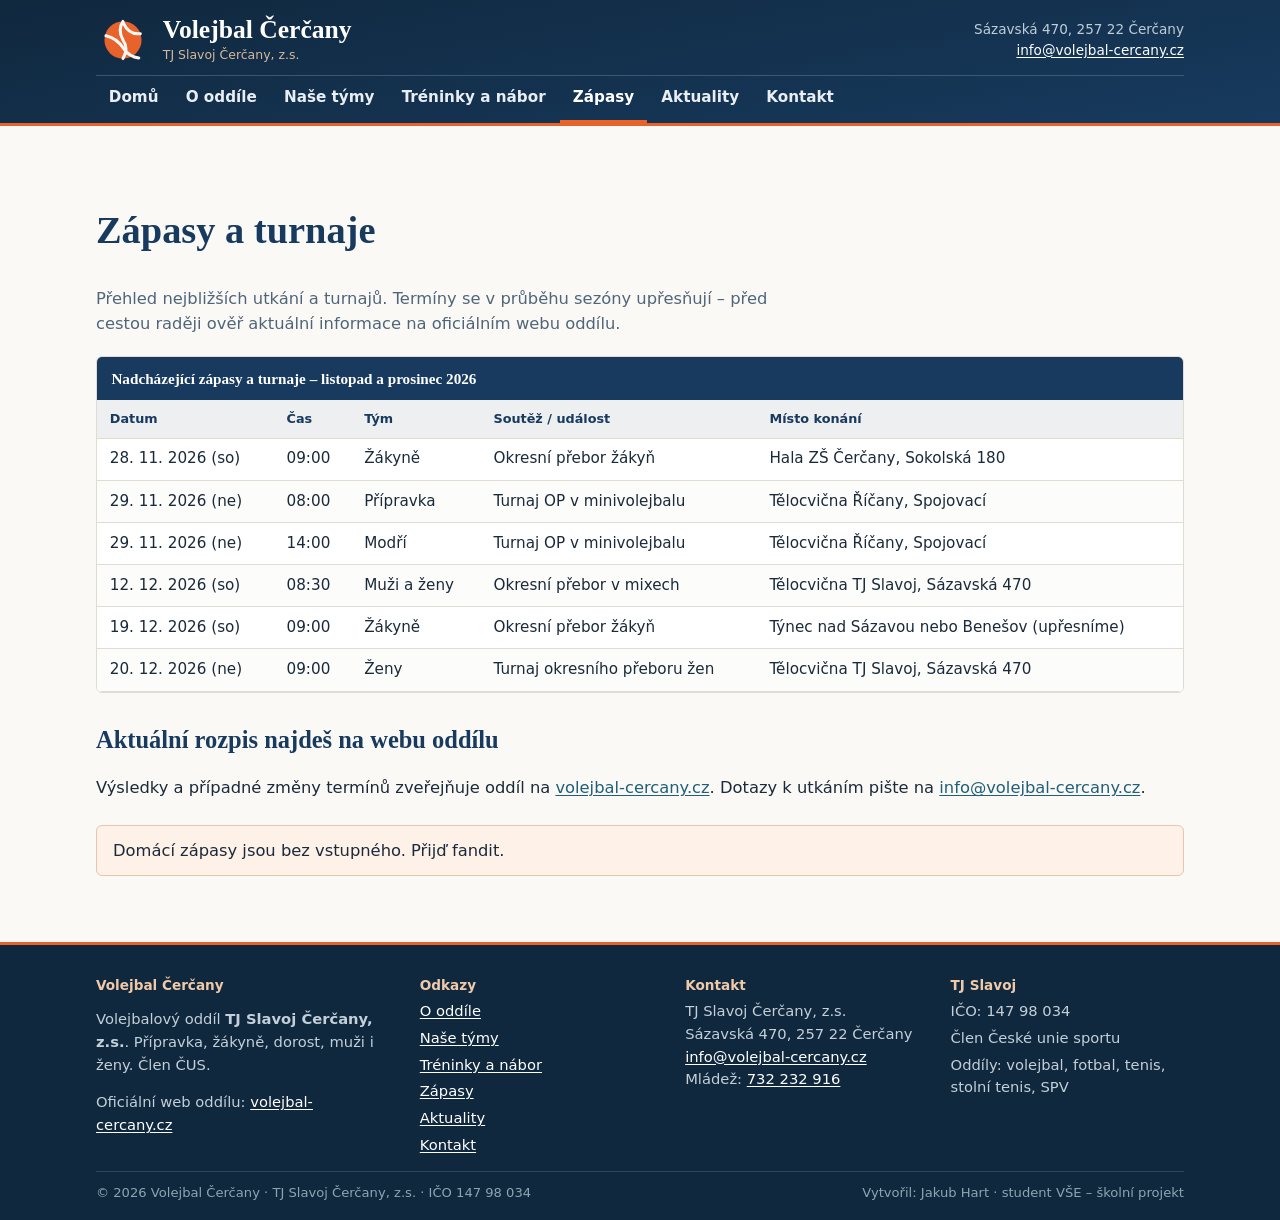
<file: zapasy.html>
<!DOCTYPE html>
<html lang="cs">
<head>
<meta charset="UTF-8">
<meta name="viewport" content="width=device-width, initial-scale=1">
<title>Zápasy – Volejbal Čerčany</title>
<meta name="description" content="Kalendář zápasů a turnajů Volejbal Čerčany – okresní přebor žákyň, žen a mixů, turnaje OP v minivolejbalu. Termíny, časy a místa konání.">
<meta name="theme-color" content="#173A5E">
<link rel="icon" type="image/svg+xml" href="img/favicon.svg">
<link rel="icon" type="image/png" sizes="32x32" href="img/favicon-32.png">
<link rel="apple-touch-icon" href="img/favicon-180.png">
<link rel="stylesheet" href="css/style.css">
<link rel="stylesheet" href="css/print.css" media="print">
</head>
<body>
<a class="skip-link" href="#obsah">Přeskočit na obsah</a>
<div class="no-print-identity">
  <strong>Volejbal Čerčany</strong> — volejbalový oddíl TJ Slavoj Čerčany, z.s.<br>
  Sázavská 470, 257 22 Čerčany · IČO 147 98 034 · <a href="mailto:info@volejbal-cercany.cz">info@volejbal-cercany.cz</a> · <a href="https://volejbal-cercany.cz">www.volejbal-cercany.cz</a>
</div>
<header class="site-header">
  <div class="header-inner">
    <a class="brand" href="index.html">
      <svg class="brand-logo" viewBox="0 0 64 64" width="54" height="54" role="img" aria-label="Míč – logo oddílu Volejbal Čerčany">
        <circle cx="32" cy="32" r="22" fill="#E8622C"/>
        <path d="M32 10c-4.8 7-4.8 13.4 0 22 4.8 7 4.8 14 0 22" fill="none" stroke="#FAF8F4" stroke-width="3.6" stroke-linecap="round"/>
        <path d="M11.8 27c8.6 1.7 15.4 6.8 21.3 15.4 4 5.8 9.2 9.8 17.6 10.8" fill="none" stroke="#FAF8F4" stroke-width="3.6" stroke-linecap="round"/>
        <path d="M52.5 24.5C43.5 25.6 36.8 21.3 32.6 12.3" fill="none" stroke="#FAF8F4" stroke-width="3.6" stroke-linecap="round"/>
      </svg>
      <span>
        <span class="brand-name">Volejbal Čerčany</span>
        <span class="brand-sub">TJ Slavoj Čerčany, z.s.</span>
      </span>
    </a>
    <p class="header-meta">Sázavská 470, 257 22 Čerčany<br><a href="mailto:info@volejbal-cercany.cz">info@volejbal-cercany.cz</a></p>
  </div>
  <nav class="main-nav" aria-label="Hlavní navigace">
    <ul>
      <li><a href="index.html">Domů</a></li>
      <li><a href="o-oddilu.html">O oddíle</a></li>
      <li><a href="tymy.html">Naše týmy</a></li>
      <li><a href="treninky.html">Tréninky a nábor</a></li>
      <li><a href="zapasy.html" aria-current="page">Zápasy</a></li>
      <li><a href="aktuality.html">Aktuality</a></li>
      <li><a href="kontakt.html">Kontakt</a></li>
    </ul>
  </nav>
</header>

<main id="obsah">
  <section class="section" aria-labelledby="zapasy-nadpis">
    <div class="container">
      <h1 id="zapasy-nadpis">Zápasy a turnaje</h1>
      <p class="muted u-max-65">Přehled nejbližších utkání a turnajů. Termíny se v průběhu sezóny upřesňují – před cestou raději ověř aktuální informace na oficiálním webu oddílu.</p>

      <div class="table-wrap u-mt-125">
        <table class="schedule">
          <caption>Nadcházející zápasy a turnaje – listopad a prosinec 2026</caption>
          <thead>
            <tr>
              <th scope="col">Datum</th>
              <th scope="col">Čas</th>
              <th scope="col">Tým</th>
              <th scope="col">Soutěž / událost</th>
              <th scope="col">Místo konání</th>
            </tr>
          </thead>
          <tbody>
            <tr>
              <td><time datetime="2026-11-28">28. 11. 2026 (so)</time></td>
              <td>09:00</td>
              <td>Žákyně</td>
              <td>Okresní přebor žákyň</td>
              <td>Hala ZŠ Čerčany, Sokolská 180</td>
            </tr>
            <tr>
              <td><time datetime="2026-11-29">29. 11. 2026 (ne)</time></td>
              <td>08:00</td>
              <td>Přípravka</td>
              <td>Turnaj OP v minivolejbalu</td>
              <td>Tělocvična Říčany, Spojovací</td>
            </tr>
            <tr>
              <td><time datetime="2026-11-29">29. 11. 2026 (ne)</time></td>
              <td>14:00</td>
              <td>Modří</td>
              <td>Turnaj OP v minivolejbalu</td>
              <td>Tělocvična Říčany, Spojovací</td>
            </tr>
            <tr>
              <td><time datetime="2026-12-12">12. 12. 2026 (so)</time></td>
              <td>08:30</td>
              <td>Muži a ženy</td>
              <td>Okresní přebor v mixech</td>
              <td>Tělocvična TJ Slavoj, Sázavská 470</td>
            </tr>
            <tr>
              <td><time datetime="2026-12-19">19. 12. 2026 (so)</time></td>
              <td>09:00</td>
              <td>Žákyně</td>
              <td>Okresní přebor žákyň</td>
              <td>Týnec nad Sázavou nebo Benešov (upřesníme)</td>
            </tr>
            <tr>
              <td><time datetime="2026-12-20">20. 12. 2026 (ne)</time></td>
              <td>09:00</td>
              <td>Ženy</td>
              <td>Turnaj okresního přeboru žen</td>
              <td>Tělocvična TJ Slavoj, Sázavská 470</td>
            </tr>
          </tbody>
        </table>
      </div>

      <h2 class="u-mt-2">Aktuální rozpis najdeš na webu oddílu</h2>
      <p>Výsledky a případné změny termínů zveřejňuje oddíl na <a href="https://volejbal-cercany.cz">volejbal-cercany.cz</a>. Dotazy k utkáním pište na <a href="mailto:info@volejbal-cercany.cz">info@volejbal-cercany.cz</a>.</p>

      <div class="notice u-mt-15">
        Domácí zápasy jsou bez vstupného. Přijď fandit.
      </div>
    </div>
  </section>
</main>

<footer class="site-footer">
  <div class="footer-grid">
    <div>
      <h2>Volejbal Čerčany</h2>
      <p>Volejbalový oddíl <strong>TJ Slavoj Čerčany, z.s.</strong>. Přípravka, žákyně, dorost, muži i ženy. Člen ČUS.</p>
      <p>Oficiální web oddílu: <a href="https://volejbal-cercany.cz">volejbal-cercany.cz</a></p>
    </div>
    <nav aria-label="Patičková navigace">
      <h2>Odkazy</h2>
      <ul>
        <li><a href="o-oddilu.html">O oddíle</a></li>
        <li><a href="tymy.html">Naše týmy</a></li>
        <li><a href="treninky.html">Tréninky a nábor</a></li>
        <li><a href="zapasy.html">Zápasy</a></li>
        <li><a href="aktuality.html">Aktuality</a></li>
        <li><a href="kontakt.html">Kontakt</a></li>
      </ul>
    </nav>
    <div>
      <h2>Kontakt</h2>
      <address>
        TJ Slavoj Čerčany, z.s.<br>
        Sázavská 470, 257 22 Čerčany<br>
        <a href="mailto:info@volejbal-cercany.cz">info@volejbal-cercany.cz</a><br>
        Mládež: <a href="tel:+420732232916">732&nbsp;232&nbsp;916</a>
      </address>
    </div>
    <div>
      <h2>TJ Slavoj</h2>
      <ul>
        <li>IČO: 147&nbsp;98&nbsp;034</li>
        <li>Člen České unie sportu</li>
        <li>Oddíly: volejbal, fotbal, tenis, stolní tenis, SPV</li>
      </ul>
    </div>
  </div>
  <div class="footer-bottom">
    <span>© 2026 Volejbal Čerčany · TJ Slavoj Čerčany, z.s. · IČO 147&nbsp;98&nbsp;034</span>
    <span>Vytvořil: Jakub Hart · student VŠE – školní projekt</span>
  </div>
</footer>
</body>
</html>
</file>
<file: css/style.css>
/* ============================================================
   Volejbal Čerčany – hlavní styl webu
   ============================================================ */

:root {
  --paper:        #FAF9F6;
  --surface:      #FFFFFF;
  --ink:          #1B2A3A;
  --navy-900:     #10283E;
  --navy-800:     #173A5E;
  --teal-700:     #1F5F7A;
  --accent:       #E8622C;   /* volejbalová oranžová */
  --accent-dark:  #BA4A1D;   /* oranžová pro text na světlém */
  --accent-soft:  #FDF1E8;
  --on-accent:    #0A1A29;   /* tmavý text na oranžové (kontrast > 5:1) */
  --muted:        #51657A;
  --line:         #E0DCD2;
  --radius:       6px;
  --maxw:         68rem;
}

*, *::before, *::after { box-sizing: border-box; }

html { scroll-behavior: smooth; }

body {
  margin: 0;
  font-family: "Segoe UI", system-ui, Tahoma, Arial, sans-serif;
  font-size: 1.02rem;
  line-height: 1.55;
  color: var(--ink);
  background: var(--paper);
}

img { max-width: 100%; height: auto; }

/* Odkazy jsou vždy podtržené */
a { color: var(--teal-700); text-decoration: underline; text-underline-offset: 0.15em; }
a:hover { color: var(--navy-800); text-decoration-thickness: 0.15em; }

:focus-visible { outline: 3px solid var(--accent-dark); outline-offset: 2px; }

.container { width: min(var(--maxw), 100% - 2.5rem); margin-inline: auto; }

.skip-link {
  position: absolute; left: -9999px; top: 0;
  background: var(--navy-800); color: #fff;
  padding: 0.7rem 1.1rem; z-index: 100; font-weight: 700;
}
.skip-link:focus { left: 0.5rem; top: 0.5rem; color: #fff; }

.no-print-identity { display: none; } /* vidět jen v tisku (print.css) */

/* ---------- Hlavička ---------- */
.site-header {
  background: linear-gradient(170deg, var(--navy-900) 0%, var(--navy-800) 100%);
  color: #F4F7FA;
  border-bottom: 3px solid var(--accent);
}
.header-inner {
  width: min(var(--maxw), 100% - 2.5rem);
  margin-inline: auto;
  padding: 0.8rem 0 0.5rem;
  display: flex;
  flex-wrap: wrap;
  align-items: center;
  justify-content: space-between;
  gap: 0.6rem 2rem;
}
.brand { display: flex; align-items: center; gap: 0.8rem; text-decoration: none; color: inherit; }
.brand:hover { color: inherit; }
.brand-name {
  display: block;
  font-family: Georgia, "Times New Roman", serif;
  font-size: clamp(1.3rem, 2.4vw, 1.6rem);
  font-weight: 700;
  color: #FFFFFF;
  line-height: 1.15;
}
.brand-sub {
  display: block;
  font-size: 0.78rem;
  color: #D8B89B;
}
.header-meta { font-size: 0.85rem; color: #C0CDD8; text-align: right; margin: 0; }
.header-meta a { color: #fff; }

/* Navigace – aktivní položka podtržená oranžovou */
.main-nav { width: min(var(--maxw), 100% - 2.5rem); margin-inline: auto; border-top: 1px solid rgba(255,255,255,0.18); }
.main-nav ul {
  list-style: none; margin: 0; padding: 0;
  display: flex; flex-wrap: wrap; gap: 0.1rem;
}
.main-nav a {
  display: inline-block;
  color: #E8EEF4; text-decoration: none; font-weight: 600; font-size: 0.95rem;
  padding: 0.65rem 0.8rem;
  border-bottom: 3px solid transparent;
}
.main-nav a:hover { color: #FFFFFF; border-bottom-color: rgba(255,255,255,0.4); }
.main-nav a[aria-current="page"] {
  color: #FFFFFF;
  border-bottom-color: var(--accent);
}

/* ---------- Hlavní foto / úvodník ---------- */
.hero {
  position: relative;
  background: linear-gradient(160deg, var(--navy-900) 0%, var(--navy-800) 70%, var(--teal-700) 130%);
  color: #FDFCF9;
  border-bottom: 1px solid var(--line);
}
.hero-inner {
  position: relative;
  width: min(var(--maxw), 100% - 2.5rem);
  margin-inline: auto;
  padding: clamp(3rem, 8vw, 5.5rem) 0 clamp(2.5rem, 6vw, 4.5rem);
}
.hero-note {
  font-size: 0.85rem; font-weight: 600; color: #EBCDB9;
  margin: 0 0 0.9rem;
}
.hero h1 {
  font-family: Georgia, "Times New Roman", serif;
  font-size: clamp(2.3rem, 5.5vw, 3.3rem);
  line-height: 1.1; margin: 0 0 0.9rem; max-width: 24ch; color: #FFFFFF;
}
.hero .lead { font-size: 1.12rem; max-width: 44ch; margin: 0 0 1.4rem; color: #EDEFF2; }
.hero-actions { display: flex; flex-wrap: wrap; gap: 0.6rem; }

/* Tlačítka – plochá, bez lesku */
.btn {
  display: inline-block; font-weight: 700; text-decoration: none; border-radius: 4px;
  padding: 0.65rem 1.1rem; font-size: 0.98rem; border: 1px solid transparent;
}
.btn-accent { background: var(--accent); color: var(--on-accent); border-color: #B84A1A; }
.btn-accent:hover { background: #D0551F; color: var(--on-accent); }
.btn-navy { background: var(--navy-800); color: #fff; border-color: var(--navy-900); }
.btn-navy:hover { background: var(--teal-700); color: #fff; }
.btn-ghost { border-color: rgba(255,255,255,0.75); color: #FFFFFF; background: transparent; }
.btn-ghost:hover { background: rgba(255,255,255,0.15); color: #fff; }

/* ---------- Sekce a nadpisy ---------- */
.section { padding: clamp(2rem, 4.5vw, 3rem) 0; }
.section + .section { border-top: 1px solid var(--line); }
h1, h2, h3, h4 { font-family: Georgia, "Times New Roman", serif; color: var(--navy-800); line-height: 1.25; }
h1 { font-size: clamp(1.8rem, 3.8vw, 2.4rem); }
.section-title { font-size: clamp(1.4rem, 2.6vw, 1.8rem); margin: 0 0 1rem; }
.muted { color: var(--muted); }
.small { font-size: 0.87rem; }

/* ---------- Dvousloupcový layout ---------- */
.two-col { display: grid; grid-template-columns: minmax(0, 1fr) 19.5rem; gap: 2rem; align-items: start; }
.sidebar-box {
  background: var(--surface); border: 1px solid var(--line); border-radius: var(--radius);
  padding: 1.15rem 1.25rem;
}
.sidebar-box h2, .sidebar-box h3 { font-size: 1.05rem; margin-top: 0; color: var(--navy-800); font-family: inherit; font-weight: 700; }
.sidebar-box ul { margin: 0; padding-left: 1.1rem; }
.fact-list { margin: 0; }
.fact-list div { display: flex; justify-content: space-between; gap: 1rem; padding: 0.4rem 0; border-bottom: 1px dashed var(--line); }
.fact-list div:last-child { border-bottom: 0; }
.fact-list dt { color: var(--muted); }
.fact-list dd { margin: 0; font-weight: 700; text-align: right; }

/* ---------- Karty týmů – ploché, s horní linkou ---------- */
.teams-grid { display: grid; grid-template-columns: repeat(auto-fill, minmax(16.5rem, 1fr)); gap: 1.25rem; }
.card {
  background: var(--surface); border: 1px solid var(--line); border-top: 3px solid var(--navy-800);
  border-radius: var(--radius); padding: 1rem 1.1rem;
  display: flex; flex-direction: column; gap: 0.3rem;
}
.card h2, .card h3 { margin: 0; font-size: 1.18rem; }
.tag {
  font-size: 0.78rem; font-weight: 700; color: var(--teal-700);
}
.tag-orange { color: var(--accent-dark); }

/* ---------- Nadcházející zápasy ---------- */
.match-list { list-style: none; margin: 0; padding: 0; display: grid; gap: 0.55rem; }
.match-item {
  display: grid; grid-template-columns: 3.8rem 1fr; gap: 0.85rem; align-items: center;
  background: var(--surface); border: 1px solid var(--line); border-radius: var(--radius);
  padding: 0.5rem 0.75rem;
}
.match-date {
  text-align: center; background: var(--navy-800); color: #fff; border-radius: 4px;
  padding: 0.35rem 0.2rem; line-height: 1.15;
}
.match-date b { display: block; font-family: Georgia, serif; font-size: 1.15rem; }
.match-date span { font-size: 0.68rem; color: #CBD6DF; text-transform: uppercase; letter-spacing: 0.05em; }
.match-body b { color: var(--navy-800); }

/* ---------- Tabulka zápasů ---------- */
.table-wrap { overflow-x: auto; border: 1px solid var(--line); border-radius: var(--radius); }
table.schedule { width: 100%; border-collapse: collapse; background: var(--surface); font-size: 0.95rem; }
table.schedule caption {
  text-align: left; padding: 0.6rem 0.9rem; background: var(--navy-800); color: #fff;
  font-weight: 700; font-family: Georgia, serif; caption-side: top;
}
table.schedule th, table.schedule td { padding: 0.55rem 0.8rem; text-align: left; border-bottom: 1px solid var(--line); }
table.schedule thead th { background: #EDEFF0; color: var(--navy-800); font-size: 0.8rem; }
table.schedule tbody tr:nth-child(even) { background: #FCFCFA; }
table.schedule tbody tr:hover { background: var(--accent-soft); }

/* ---------- Aktuality ---------- */
.article-list { display: grid; gap: 0; border-top: 1px solid var(--line); }
.article-card { border-bottom: 1px solid var(--line); padding: 1.1rem 0.1rem; }
.article-card h2, .article-card h3 { margin: 0.15rem 0 0.35rem; font-size: 1.28rem; }
.article-card time { font-size: 0.82rem; font-weight: 700; color: var(--accent-dark); }

/* ---------- Obrázky s popiskem ---------- */
figure { margin: 0; }
.photo { border: 1px solid var(--line); border-radius: var(--radius); display: block; }
figcaption { font-size: 0.84rem; color: var(--muted); margin-top: 0.4rem; }

/* ---------- Výzva (CTA pás s fotkou) ---------- */
.cta-band {
  position: relative; border: 1px solid var(--line); border-radius: var(--radius); overflow: hidden;
  background: var(--navy-900) url("../img/mic.jpg") center 45% / cover no-repeat;
}
.cta-band::before { content: ""; position: absolute; inset: 0; background: linear-gradient(90deg, rgba(16,40,62,0.92), rgba(16,40,62,0.6) 60%, rgba(16,40,62,0.15)); }
.cta-band-inner { position: relative; padding: clamp(1.5rem, 4vw, 2.5rem); max-width: 32rem; color: #FDFCF9; }
.cta-band-inner h2 { color: #fff; margin: 0 0 0.45rem; font-size: 1.45rem; }
.cta-band-inner p { margin: 0 0 1rem; color: #E9EDF1; }

/* ---------- Informační box ---------- */
.notice {
  background: var(--accent-soft); border: 1px solid #EAC4AC;
  border-radius: var(--radius); padding: 0.75rem 1rem; margin: 1.1rem 0;
}

/* ---------- FAQ (definition list) ---------- */
.faq { margin: 0; }
.faq dt { font-weight: 700; color: var(--navy-800); margin-top: 0.75rem; }
.faq dd { margin: 0.15rem 0 0; }

/* ---------- Patička ---------- */
.site-footer {
  background: var(--navy-900);
  color: #C3CFD9; font-size: 0.92rem; border-top: 3px solid var(--accent);
}
.footer-grid {
  width: min(var(--maxw), 100% - 2.5rem); margin-inline: auto;
  display: grid; grid-template-columns: 1.25fr 1fr 1fr 1fr; gap: 1.5rem 2rem;
  padding: 2rem 0 0.9rem;
}
.site-footer h2 {
  color: #F0C9A8; font-size: 0.85rem; margin: 0 0 0.4rem;
  font-family: inherit; font-weight: 700;
}
.site-footer a { color: #fff; }
.site-footer address { font-style: normal; }
.site-footer ul { list-style: none; padding: 0; margin: 0; display: grid; gap: 0.25rem; }
.footer-bottom {
  border-top: 1px solid rgba(255,255,255,0.14);
  width: min(var(--maxw), 100% - 2.5rem); margin-inline: auto;
  padding: 0.7rem 0 1rem; font-size: 0.82rem; color: #8FA4B2;
  display: flex; flex-wrap: wrap; justify-content: space-between; gap: 0.5rem 2rem;
}

/* ---------- Responzivita ---------- */
@media (max-width: 60rem) {
  .two-col { grid-template-columns: 1fr; }
  .footer-grid { grid-template-columns: repeat(2, 1fr); }
  .header-meta { display: none; }
}
@media (max-width: 40rem) {
  .footer-grid { grid-template-columns: 1fr; }
  .main-nav a { padding: 0.5rem 0.6rem; font-size: 0.88rem; }
  .match-item { grid-template-columns: 3.2rem 1fr; }
  .hero-actions .btn { width: 100%; text-align: center; }
}

@media (prefers-reduced-motion: reduce) {
  html { scroll-behavior: auto; }
  *, *::before, *::after { transition: none !important; animation: none !important; }
}

/* ---------- Utility třídy (bez inline stylů) ---------- */
.u-mt-1   { margin-top: 1rem; }
.u-mt-125 { margin-top: 1.25rem; }
.u-mt-15  { margin-top: 1.5rem; }
.u-mt-175 { margin-top: 1.75rem; }
.u-mt-2   { margin-top: 2rem; }
.u-mb-0   { margin-bottom: 0; }
.u-max-60 { max-width: 60ch; }
.u-max-65 { max-width: 65ch; }
.address-box {
  font-style: normal; background: var(--surface);
  border: 1px solid var(--line); border-radius: var(--radius); padding: 1rem 1.15rem;
}
</file>
<file: css/print.css>
/* ============================================================
   Volejbal Čerčany – tisková verze
   Tiskneme jen to, co má smysl: obsah, identifikaci webu
   a kontaktní údaje. Skrývá se navigace, dekorace a tlačítka.
   ============================================================ */

@page { margin: 1.8cm 2cm; }

body {
  background: #fff !important;
  color: #000 !important;
  font-family: Georgia, "Times New Roman", serif;
  font-size: 11.5pt;
  line-height: 1.45;
}

/* Identifikace webu při tisku (nahrazuje skrytou patičku) */
.no-print-identity {
  display: block !important;
  border-bottom: 2pt solid #000;
  padding-bottom: 6pt;
  margin-bottom: 14pt;
  font-size: 9.5pt;
}
.no-print-identity strong { font-size: 12pt; }

/* Skryjeme vše, co v tisku postrádá smysl */
.skip-link,
.site-header,
.main-nav,
.hero,
.hero-actions,
.cta-band,
.btn,
.site-footer,
img,
figure {
  display: none !important;
}

.container,
.hero-inner { width: auto; margin: 0; padding: 0; }

.section { padding: 10pt 0; border: 0 !important; }

h1, h2, h3, h4 { color: #000 !important; page-break-after: avoid; }
h1 { font-size: 20pt; }
h2 { font-size: 15pt; }

.two-col,
.teams-grid,
.footer-grid,
.article-list { display: block; }

.card,
.sidebar-box,
.article-card,
.match-item {
  border: 1pt solid #000 !important;
  background: #fff !important;
  box-shadow: none !important;
  page-break-inside: avoid;
  border-radius: 0 !important;
  margin-bottom: 8pt;
}

.match-date { border: 1pt solid #000 !important; border-radius: 0 !important; background: #fff !important; color: #000 !important; }
.match-date b, .match-date span { color: #000 !important; }

.tag { border: 1pt solid #000; color: #000 !important; background: #fff !important; }

/* Tabulka zápasů zůstává, přebalíme ji do čitelné tiskové podoby */
.table-wrap { display: block !important; overflow: visible; border: 0; box-shadow: none; }
table.schedule { width: 100%; border-collapse: collapse; font-size: 9.5pt; }
table.schedule caption { background: #fff !important; color: #000 !important; border-bottom: 1.5pt solid #000; }
table.schedule th, table.schedule td { border: 0.75pt solid #000 !important; padding: 4pt 6pt; }
table.schedule thead th { background: #eee !important; color: #000 !important; }
table.schedule tr, table.schedule td, table.schedule th { page-break-inside: avoid; }

/* Odkazy: v tisku vypíšeme cílovou adresu */
a { color: #000 !important; text-decoration: underline; }
a[href^="http"]::after,
a[href^="mailto"]::after { content: " (" attr(href) ")"; font-size: 8.5pt; }

.notice { background: #fff !important; border: 1pt solid #000 !important; }
</file>
